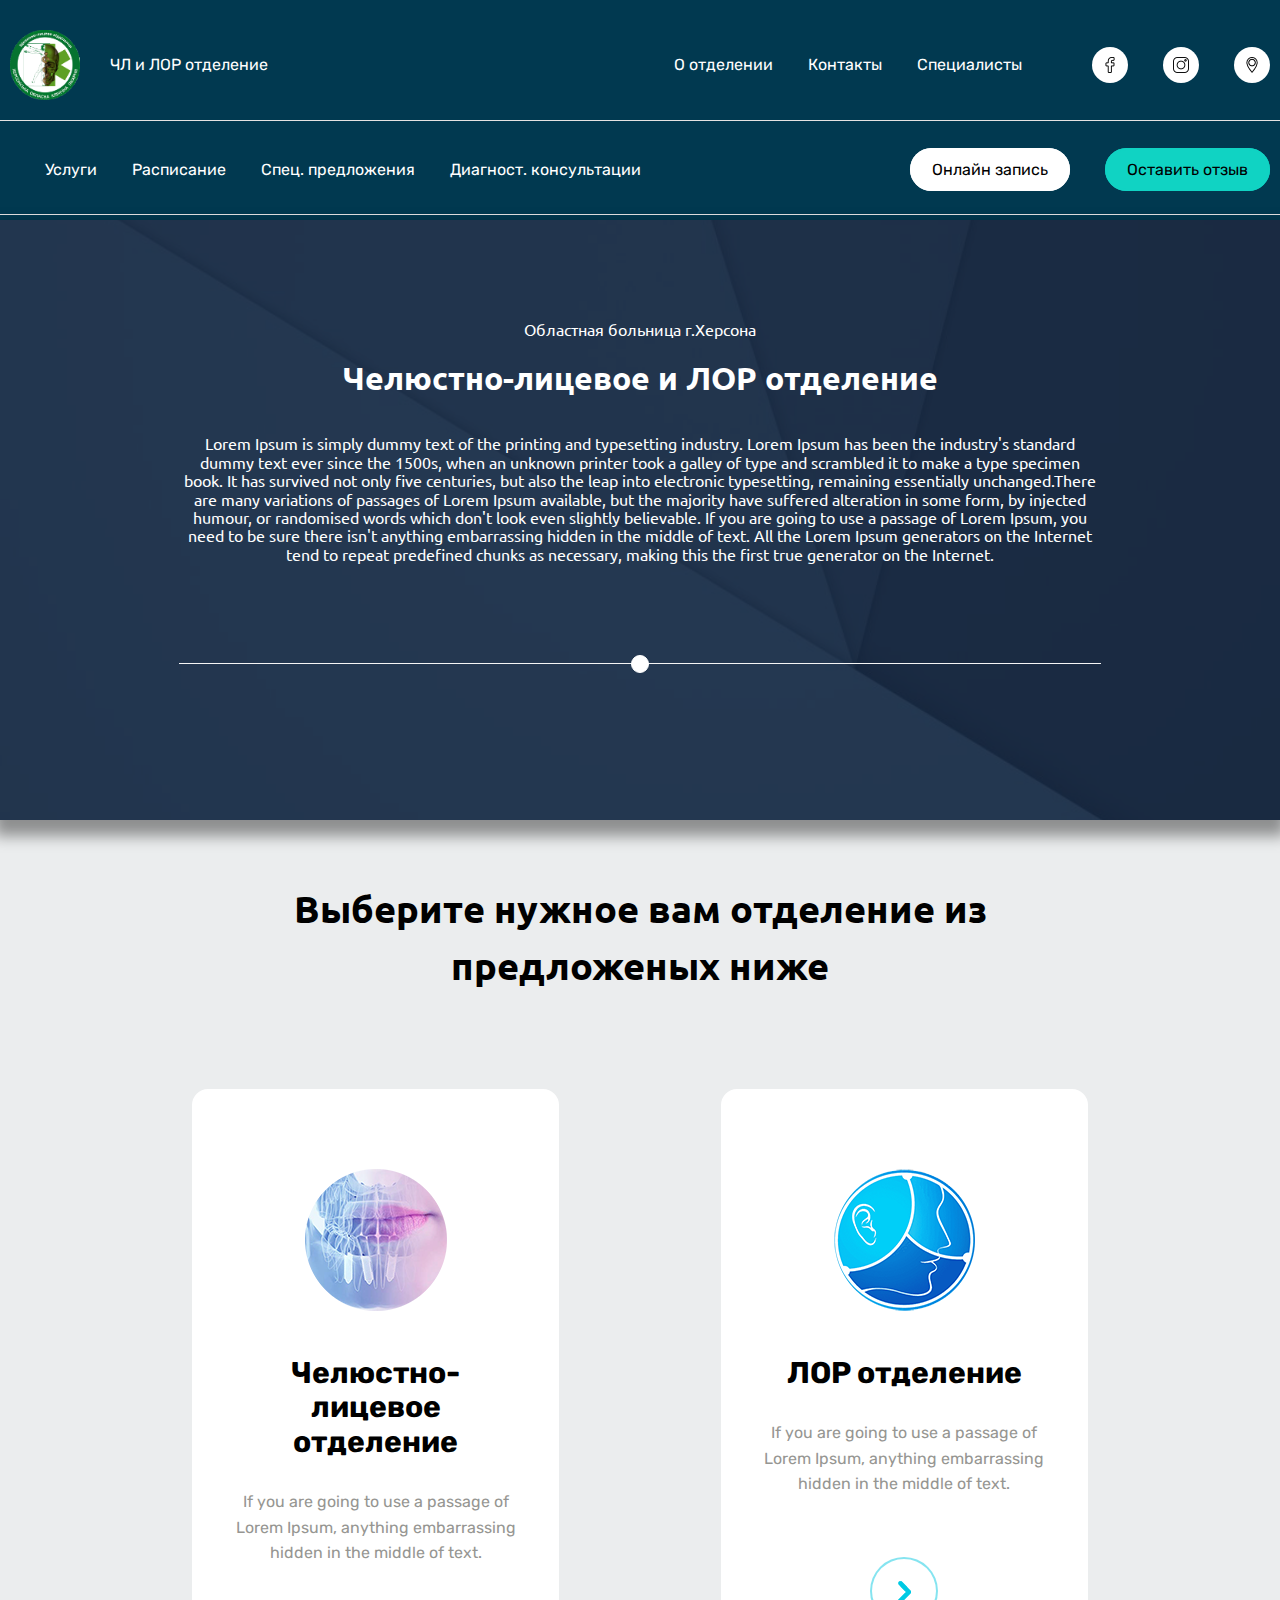
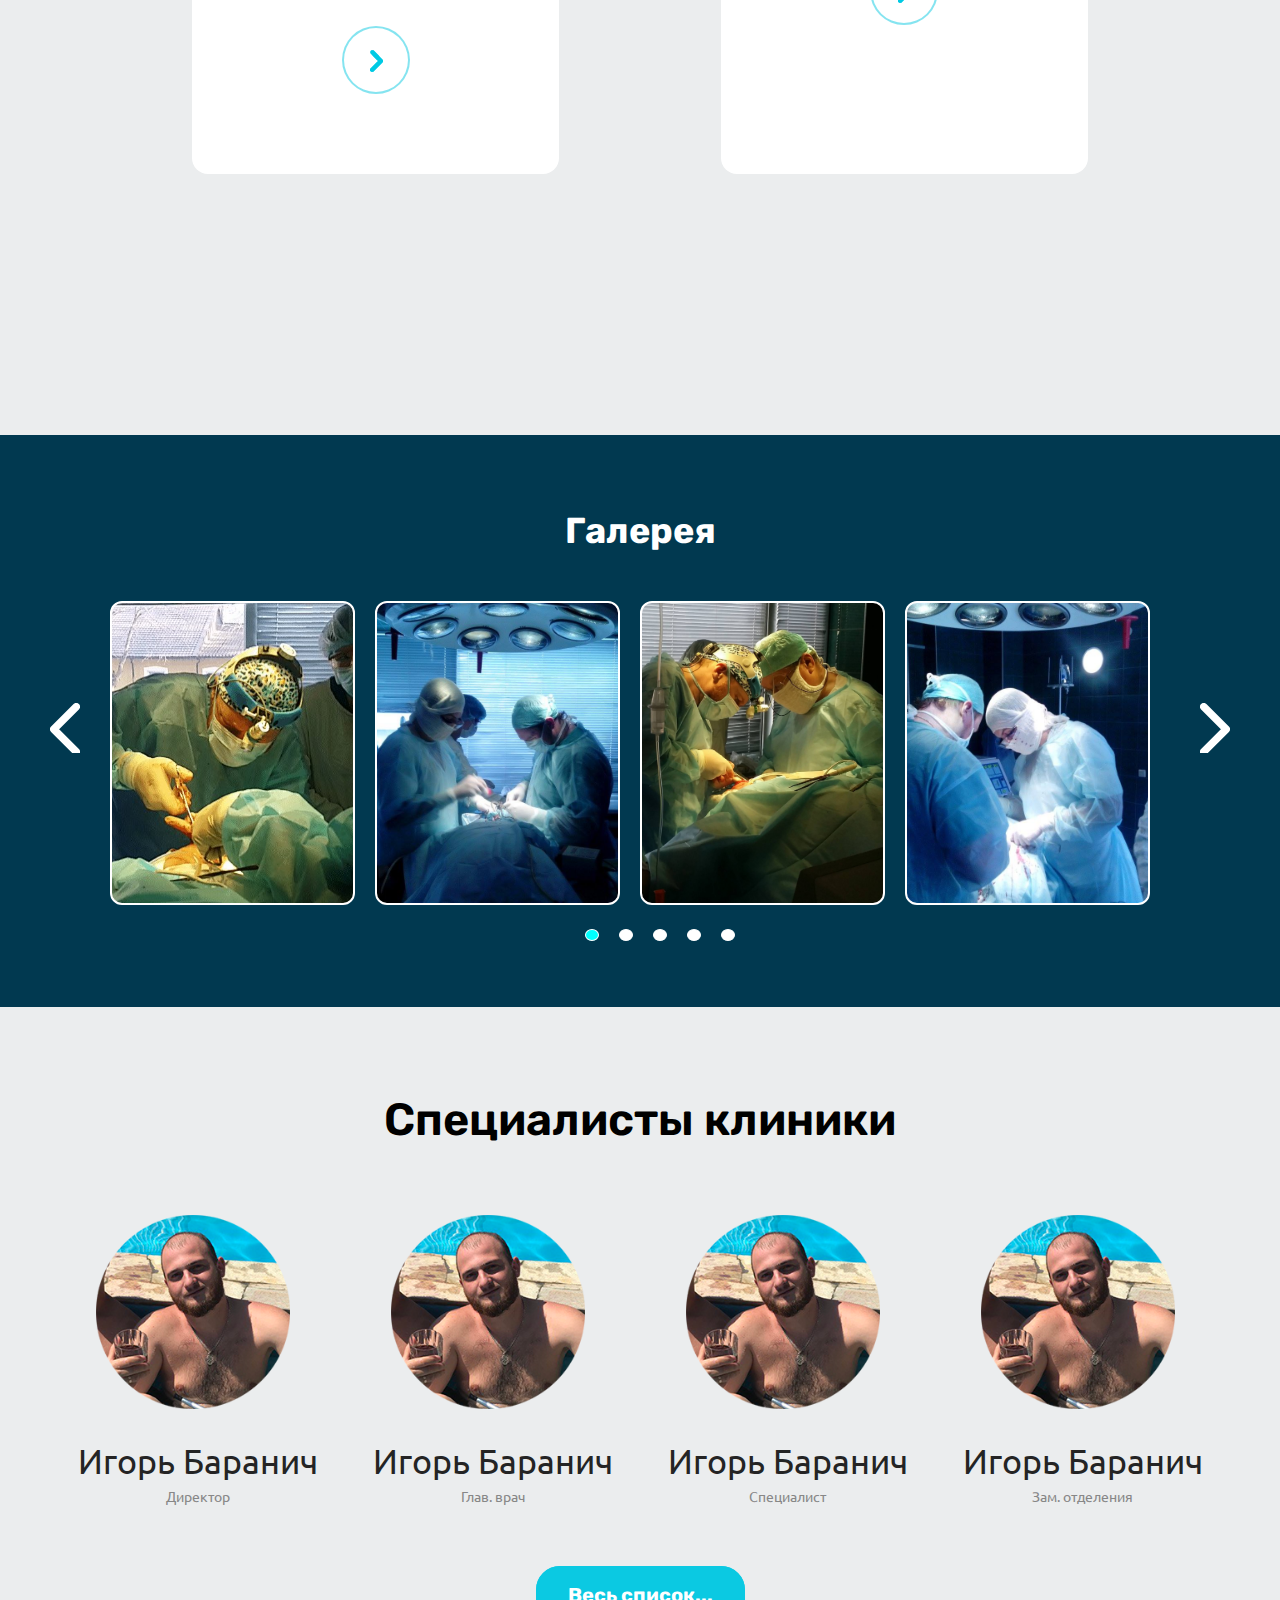
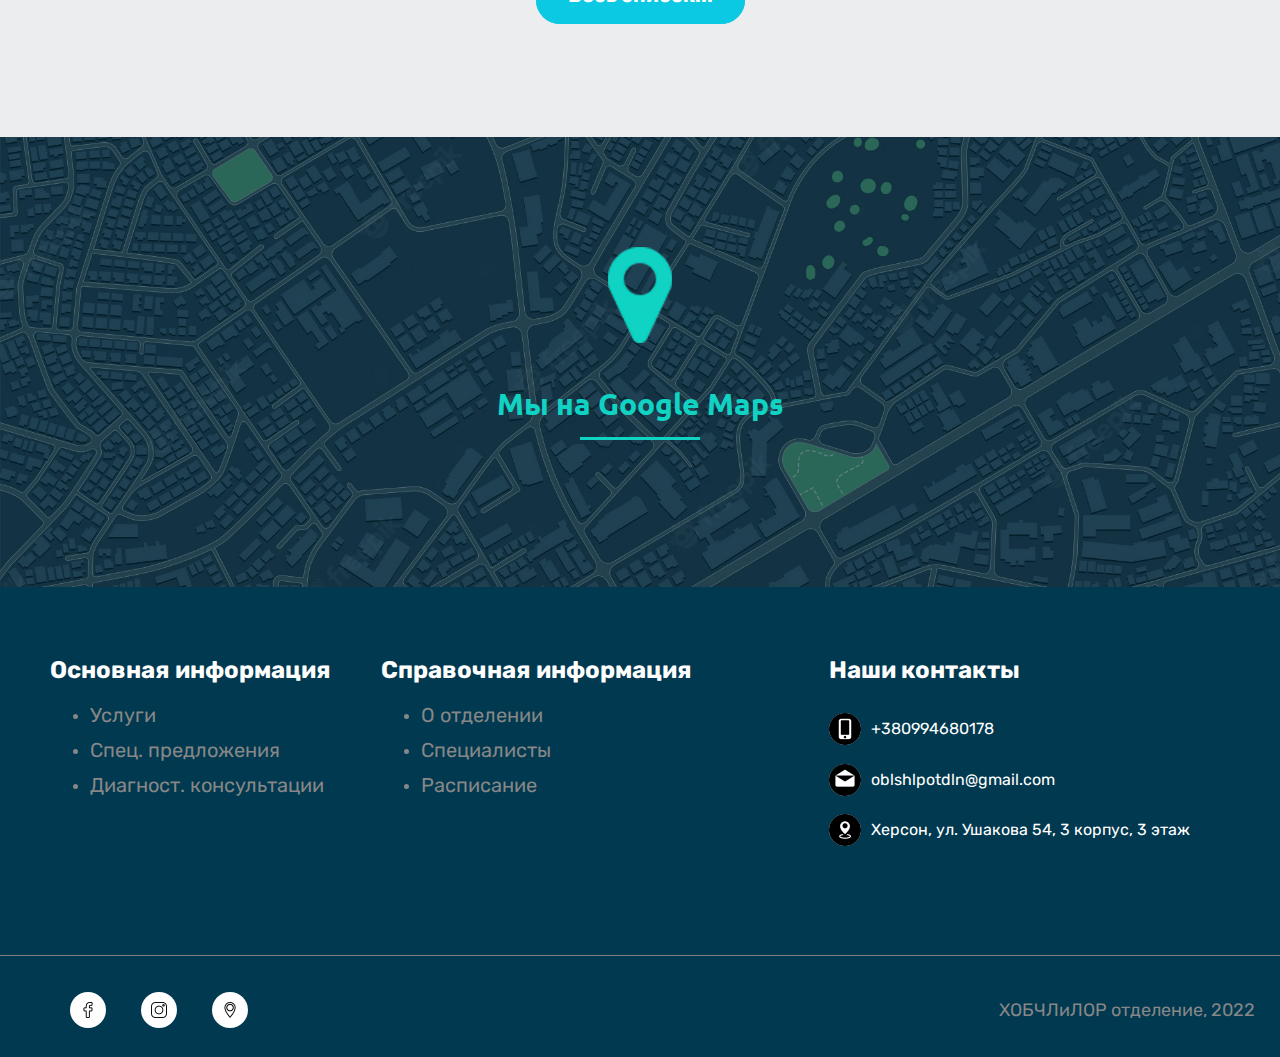
<file: index.html>
<!doctype html>
<html lang="en">

<head>
   <!-- Required meta tags -->
   <meta charset="utf-8">
   <meta name="viewport" content="width=device-width, initial-scale=1, shrink-to-fit=no">
   <link rel="stylesheet" href="css/normalise.css">
   <link rel="stylesheet" href="https://maxcdn.bootstrapcdn.com/font-awesome/4.7.0/css/font-awesome.min.css">
   <link rel="preconnect" href="https://fonts.googleapis.com">
   <link rel="preconnect" href="https://fonts.gstatic.com" crossorigin>
   <link
      href="https://fonts.googleapis.com/css2?family=Rubik:ital,wght@0,400;0,700;1,500&family=Ubuntu:wght@400;500;600;700&display=swap"
      rel="stylesheet">
   <link rel="stylesheet" href="css/style.css">


   <title>Vector</title>
</head>

<body>
   <div class="wrap">
      <header class="header">
         <div class="logo-wrap">
            <img class="img1" src="img/logo.png" alt="logo">
            <a href="index.html" class="name">ЧЛ и ЛОР отделение</a>
         </div>
         <nav>
            <ul class="nav-bar">
               <li class="nav-item">
                  <a href="info.html" class="nav-link">О отделении</a>
               </li>
               <li class="nav-item">
                  <a href="contacts.html" class="nav-link">Контакты</a>
               </li>
               <li class="nav-item">
                  <a href="specialists.html" class="nav-link">Специалисты</a>
               </li>
               <li class="nav-item nav-link1">
                  <a href="https://www.facebook.com/oleg.melnykov.7" class="l1"><img src="img/fc_icon.png"
                        alt="ico"></a>
               </li>
               <li class="nav-item nav-link2">
                  <a href="https://www.instagram.com/document_ks/" class="l2"><img src="img/inst_ico.png" alt="ico"></a>
               </li>
               <li class="nav-item nav-link3">
                  <a href="https://goo.gl/maps/KEZ9j1eXAizJKRjv6" class="l4"><img src="img/maps_ico.png" alt="ico"></a>
               </li>
            </ul>
         </nav>
      </header>
   </div>
   <div class="wrap-second">
      <div class="header-second">
         <nav>
            <ul class="main-nav-bar">
               <li class="main-nav-item lnks">
                  <a class="nav-link lnk">Услуги</a>
                  <div class="links">
                     <ul class="link-ul">
                        <li class="link-li"><a class="link-a" href="services.html">ЛОР Услуги</a></li>
                        <li class="link-li"><a class="link-a" href="/">ЧЛ Услуги</a></li>
                     </ul>
                  </div>
               </li>
               <li class="main-nav-item">
                  <a href="#" class="nav-link">Расписание</a>
               </li>
               <li class="main-nav-item">
                  <a href="#" class="nav-link">Спец. предложения</a>
               </li>
               <li class="main-nav-item">
                  <a href="#" class="nav-link">Диагност. консультации</a>
               </li>
            </ul>

         </nav>
         <nav>
            <ul class="main-nav-bar2">
               <li class="main-nav-item">
                  <a href="#" class="nav-btn">Онлайн запись</a>
               </li>
               <li class="main-nav-item">
                  <a href="#" class="nav-btn2">Оставить отзыв</a>
               </li>
            </ul>
         </nav>
      </div>
   </div>

   <section>
      <div class="wrapper">
         <div class="content">
            <span class="m1">Областная больница г.Херсона</span>
            <h1 class="m2">Челюстно-лицевое и ЛОР отделение</h1>
            <p class="m3">Lorem Ipsum is simply dummy text of the printing and typesetting industry. Lorem Ipsum has
               been the
               industry's standard dummy text ever since the 1500s, when an unknown printer took a galley of type and
               scrambled it to make a type specimen book. It has survived not only five centuries, but also the leap
               into electronic typesetting, remaining essentially unchanged.There are many variations of passages of
               Lorem Ipsum available, but the majority have suffered alteration in some form, by injected humour, or
               randomised words which don't look even slightly believable. If you are going to use a passage of Lorem
               Ipsum, you need to be sure there isn't anything embarrassing hidden in the middle of text. All the
               Lorem Ipsum generators on the Internet tend to repeat predefined chunks as necessary, making this the
               first true generator on the Internet.
            </p>
            <a class="btn-main">o</a>
         </div>
      </div>
   </section>

   <div class="choice-part">
      <div class="ch-wrapper">
         <div class="ch-title">
            <a>Выберите нужное вам отделение из предложеных ниже</a>
         </div>
         <div class="choice-form">
            <div class="ch-item">
               <img src="img/chelustno-licevaya-fortuna.png" alt="CHL-O">
               <p class="ch-item-title">
                  Челюстно-лицевое отделение
               </p>
               <p class="ch-item-desc">
                  If you are going to use a passage of Lorem
                  Ipsum, anything embarrassing hidden in the middle of text.
               </p>

               <a class="ch-item-btn" href="/">
                  <span class="ch-item-btn-text">Перейти</span>
                  <span class="ch-item-btn-ico"></span>
               </a>
            </div>
            <div class="ch-item">
               <img src="img/gratis-png-otorrinolaringologia-medicina-para-el-medico-adenoide-tsentr-thumbnail.png"
                  alt="LOR-O">
               <p class="ch-item-title">
                  ЛОР отделение
               </p>
               <p class="ch-item-desc">
                  If you are going to use a passage of Lorem
                  Ipsum, anything embarrassing hidden in the middle of text.
               </p>

               <a class="ch-item-btn" href="/">
                  <span class="ch-item-btn-text">Перейти</span>
                  <span class="ch-item-btn-ico"></span>
               </a>
            </div>
         </div>
      </div>
   </div>

   <div class="slide_wrapper">
      <h1>Галерея</h1>
      <div class="slider">
         <div class="slider__item" style="background-image: url(img/1.jpg)">
         </div>
         <div class="slider__item" style="background-image: url(img/2.jpg)">

         </div>
         <div class="slider__item" style="background-image: url(img/3.jpg)">
         </div>
         <div class="slider__item" style="background-image: url(img/4.jpg)">
         </div>
         <div class="slider__item" style="background-image: url(img/1.jpg)">
         </div>
      </div>
   </div>

   <div class="team-wrapper">
      <div class="team-list">
         <h2 class="team-title">Специалисты клиники</h2>
         <div class="team">
            <div class="team-item p1">
               <img src="img/worker.png" alt="people">
               <div class="name">Игорь Баранич</div>
               <span>Директор</span>
            </div>
            <div class="team-item p2">
               <img src="img/worker.png" alt="people">
               <div class="name">Игорь Баранич</div>
               <span>Глав. врач</span>
            </div>
            <div class="team-item p3">
               <img src="img/worker.png" alt="people">
               <div class="name">Игорь Баранич</div>
               <span>Специалист</span>
            </div>
            <div class="team-item p4">
               <img src="img/worker.png" alt="people">
               <div class="name">Игорь Баранич</div>
               <span>Зам. отделения</span>
            </div>

         </div>
         <div class="list-button"><a href="specialists.html">Весь список...</a></div>
      </div>
   </div>

   <div class="map-wrapper">
      <div class="map">
         <div class="map-img"><img src="img/map-icon2.png" alt="img">
         </div>
         <div class="map-txt">
            <a href="/" class="map-text">Мы на Google Maps</a>
         </div>
      </div>
   </div>

   <div class="footer-wrapper">
      <div class="footer">
         <div class="list-wrap">
            <div class="list1">
               <h2>Основная информация</h2>
               <ul class="info-list">
                  <li class="info-item">
                     <a href="/">Услуги</a>
                  </li>
                  <li class="info-item">
                     <a href="/">Спец. предложения</a>
                  </li>
                  <li class="info-item">
                     <a href="/">Диагност. консультации</a>
                  </li>
               </ul>
            </div>
            <div class="list2">
               <h2>Справочная информация</h2>
               <ul class="info-list">
                  <li class="info-item">
                     <a href="/">О отделении</a>
                  </li>
                  <li class="info-item">
                     <a href="/">Специалисты</a>
                  </li>
                  <li class="info-item">
                     <a href="/">Расписание</a>
                  </li>
               </ul>
            </div>
         </div>
         <div class="contact-list">
            <h2>Наши контакты</h2>
            <div class="number con-it">
               <div class="img-ft"><img src="img/icon-f-1.png" alt="number"></div>
               <p>+380994680178</p>

            </div>
            <div class="email con-it">
               <div class="img-ft"><img src="img/icon-f-2.png" alt="number"></div>
               <p>oblshlpotdln@gmail.com</p>

            </div>
            <div class="street con-it">
               <div class="img-ft"><img src="img/icon-f-3.png" alt="number"></div>
               <p>Херсон, ул. Ушакова 54, 3 корпус, 3 этаж</p>
            </div>
         </div>
      </div>
      <div class="footer-closer">
         <nav>
            <ul class="nav-footer">
               <li class="nav-item nav-link1">
                  <a href="https://www.facebook.com/oleg.melnykov.7" class="l1"><img src="img/fc_icon.png"
                        alt="ico"></a>
               </li>
               <li class="nav-item nav-link2">
                  <a href="https://www.instagram.com/document_ks/" class="l2"><img src="img/inst_ico.png" alt="ico"></a>
               </li>
               <li class="nav-item nav-link3">
                  <a href="https://goo.gl/maps/KEZ9j1eXAizJKRjv6" class="l4"><img src="img/maps_ico.png" alt="ico"></a>
               </li>
            </ul>
         </nav>
         <p>ХОБЧЛиЛОР отделение, 2022</p>
      </div>
   </div>
</body>

<script src="https://code.jquery.com/jquery-3.6.0.min.js"></script>
<script src="js/slick.min.js"></script>
<script src="js/main.js"></script>



</html>
</file>
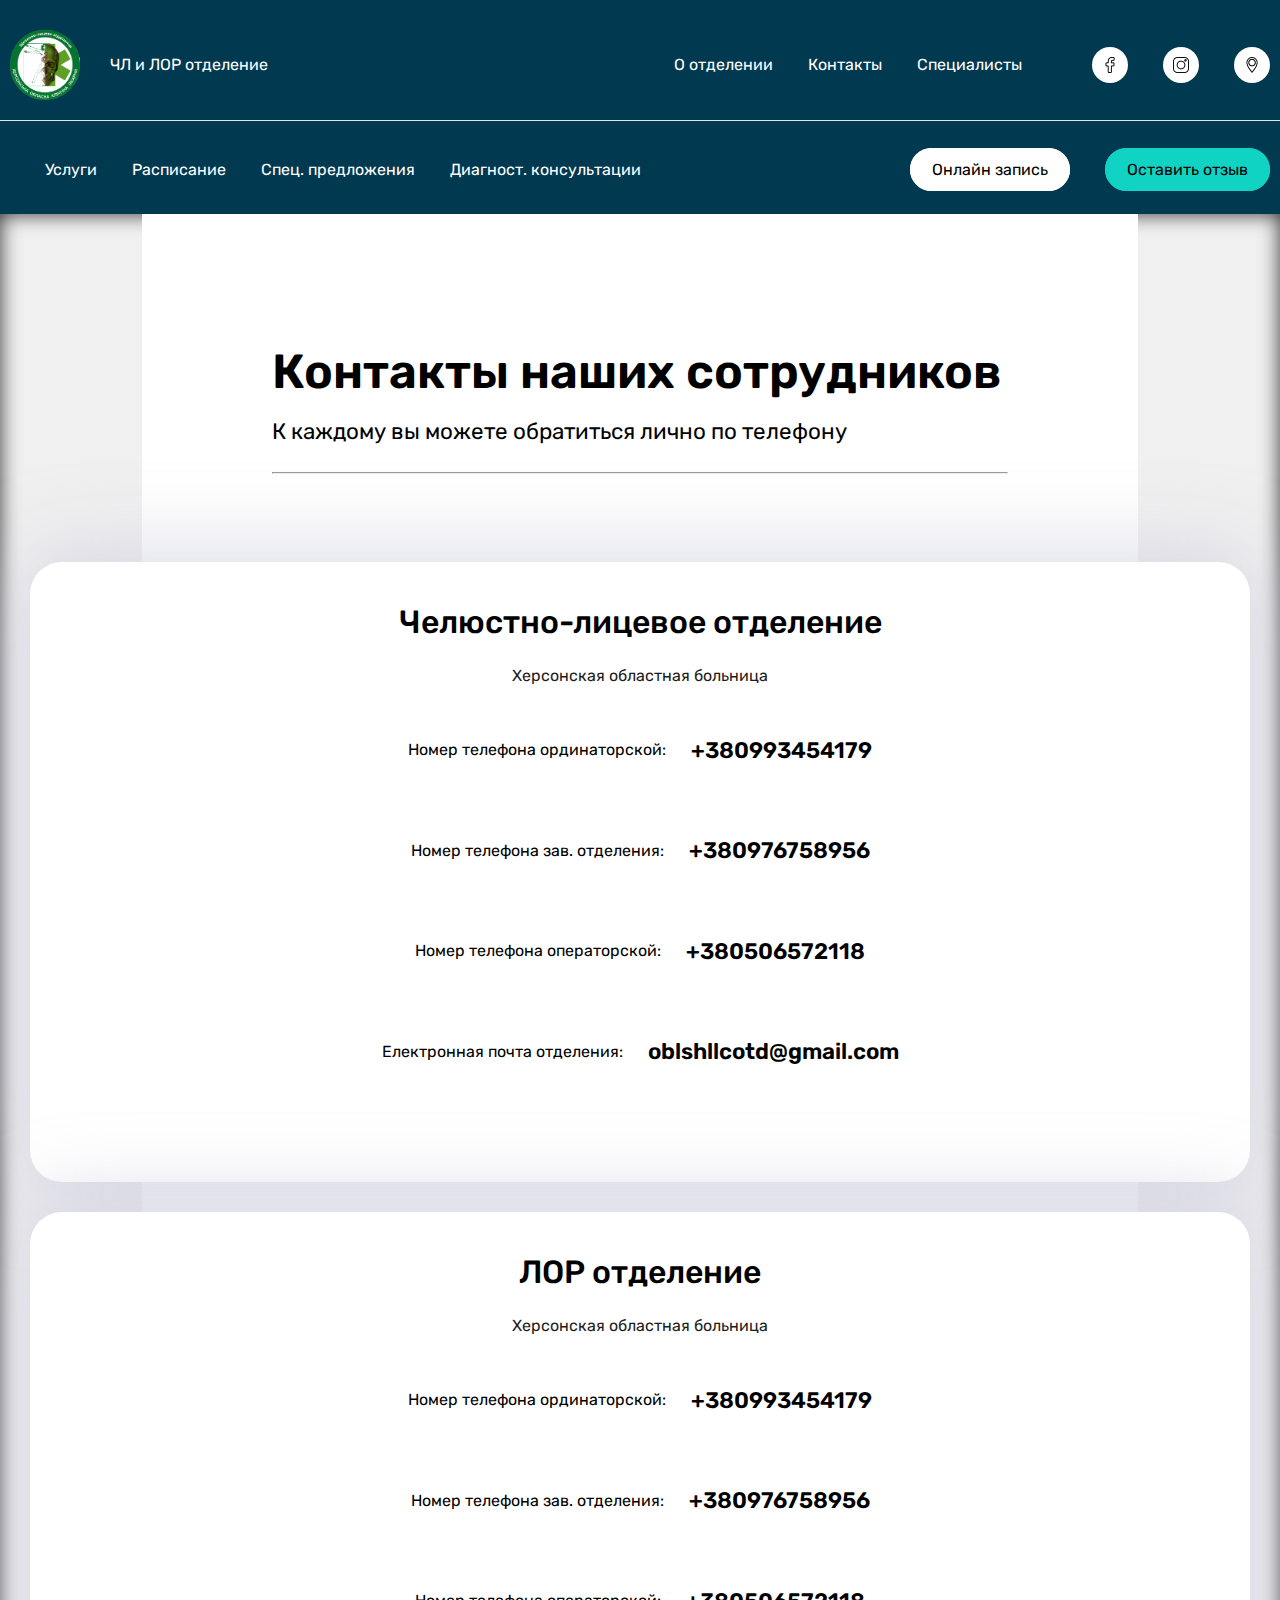
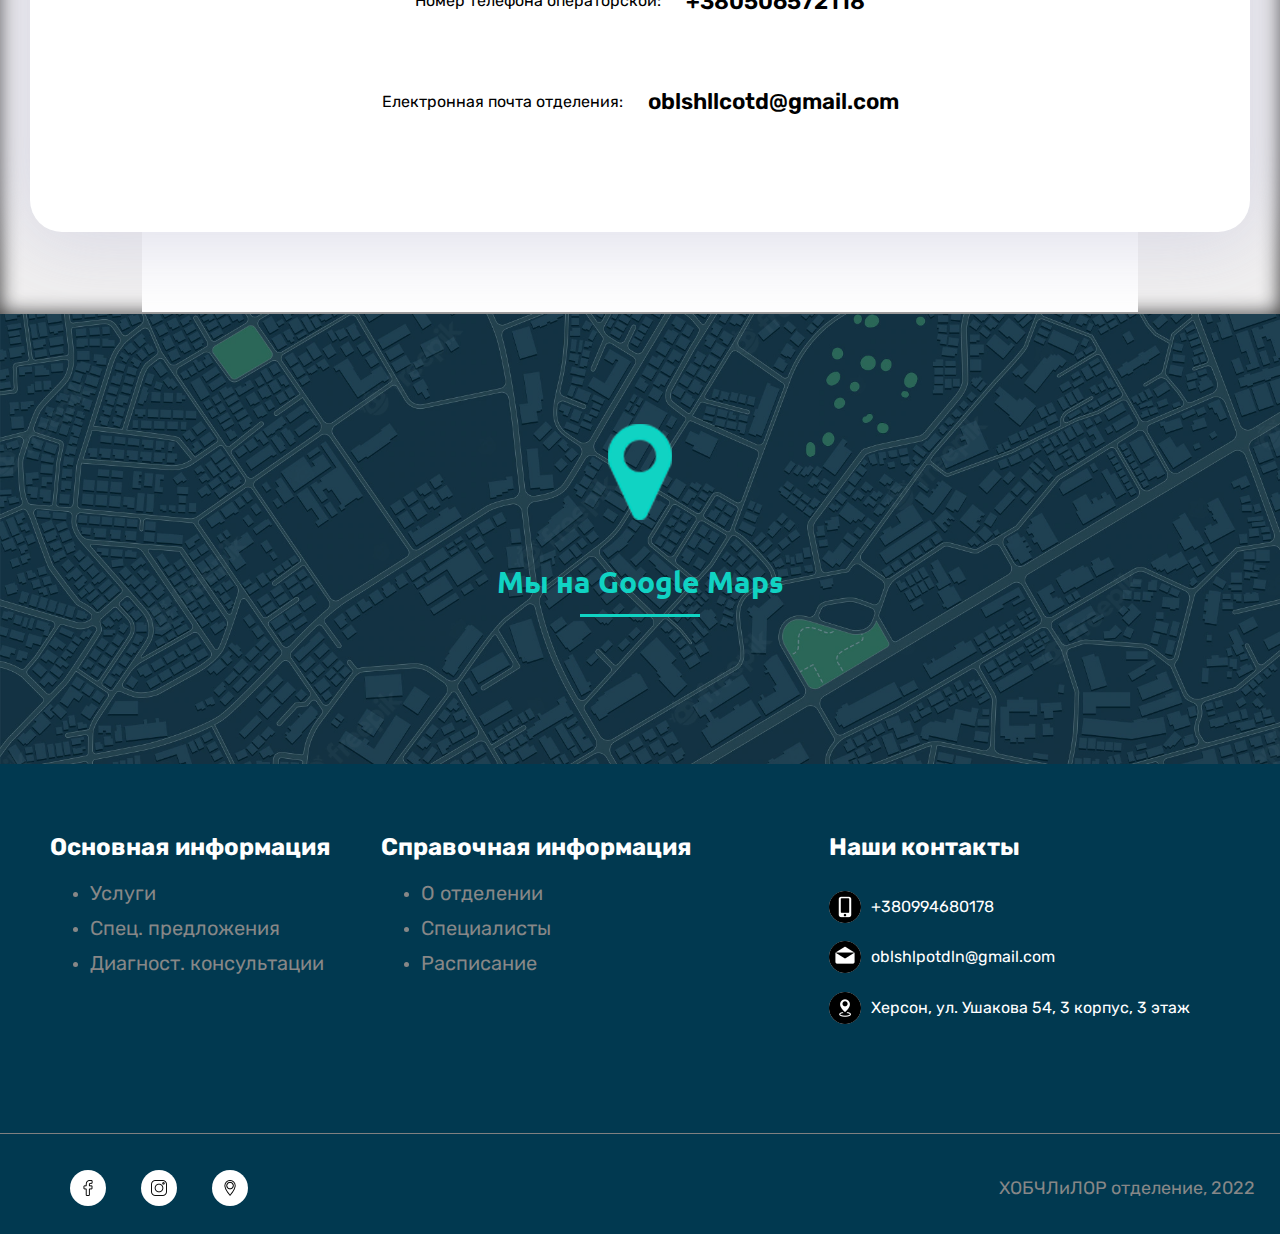
<file: contacts.html>
<!doctype html>
<html lang="en">

<head>
   <!-- Required meta tags -->
   <meta charset="utf-8">
   <meta name="viewport" content="width=device-width, initial-scale=1, shrink-to-fit=no">
   <link rel="stylesheet" href="css/normalise.css">
   <link rel="stylesheet" href="https://maxcdn.bootstrapcdn.com/font-awesome/4.7.0/css/font-awesome.min.css">
   <link rel="preconnect" href="https://fonts.googleapis.com">
   <link rel="preconnect" href="https://fonts.gstatic.com" crossorigin>
   <link
      href="https://fonts.googleapis.com/css2?family=Rubik:ital,wght@0,400;0,700;1,500&family=Ubuntu:wght@400;500;600;700&display=swap"
      rel="stylesheet">
   <link rel="stylesheet" href="css/style_c.css">


   <title>Vector</title>
</head>

<body>
   <div class="wrap">
      <header class="header">
         <div class="logo-wrap">
            <img class="img1" src="img/logo.png" alt="logo">
            <a href="index.html" class="name">ЧЛ и ЛОР отделение</a>
         </div>
         <nav>
            <ul class="nav-bar">
               <li class="nav-item">
                  <a href="info.html" class="nav-link">О отделении</a>
               </li>
               <li class="nav-item">
                  <a href="contacts.html" class="nav-link">Контакты</a>
               </li>
               <li class="nav-item">
                  <a href="specialists.html" class="nav-link">Специалисты</a>
               </li>
               <li class="nav-item nav-link1">
                  <a href="https://www.facebook.com/oleg.melnykov.7" class="l1"><img src="img/fc_icon.png"
                        alt="ico"></a>
               </li>
               <li class="nav-item nav-link2">
                  <a href="https://www.instagram.com/document_ks/" class="l2"><img src="img/inst_ico.png" alt="ico"></a>
               </li>
               <li class="nav-item nav-link3">
                  <a href="https://goo.gl/maps/KEZ9j1eXAizJKRjv6" class="l4"><img src="img/maps_ico.png" alt="ico"></a>
               </li>
            </ul>
         </nav>
      </header>
   </div>
   <div class="wrap-second">
      <div class="header-second">
         <nav>
            <ul class="main-nav-bar">
               <li class="main-nav-item">
                  <a href="#" class="nav-link">Услуги</a>
               </li>
               <li class="main-nav-item">
                  <a href="#" class="nav-link">Расписание</a>
               </li>
               <li class="main-nav-item">
                  <a href="#" class="nav-link">Спец. предложения</a>
               </li>
               <li class="main-nav-item">
                  <a href="#" class="nav-link">Диагност. консультации</a>
               </li>
            </ul>

         </nav>
         <nav>
            <ul class="main-nav-bar2">
               <li class="main-nav-item">
                  <a href="#" class="nav-btn">Онлайн запись</a>
               </li>
               <li class="main-nav-item">
                  <a href="#" class="nav-btn2">Оставить отзыв</a>
               </li>
            </ul>
         </nav>
      </div>
   </div>

   <div class="contact-wrapper">
      <div class="table">
         <div class="table-header">
            <h2>Контакты наших сотрудников</h2>
            <p>К каждому вы можете обратиться лично по телефону</p>
            <hr>
         </div>
         <div class="price-tags">
            <div class="price-tag">
               <h2>Челюстно-лицевое отделение</h2>
               <span>Херсонская областная больница</span>
               <div class="contact-item">
                  <p>Номер телефона ординаторской:</p>
                  <h3>+380993454179</h3>
               </div>
               <div class="contact-item">
                  <p>Номер телефона зав. отделения:</p>
                  <h3>+380976758956</h3>
               </div>
               <div class="contact-item">
                  <p>Номер телефона операторской:</p>
                  <h3>+380506572118</h3>
               </div>
               <div class="contact-item">
                  <p>Електронная почта отделения:</p>
                  <h3>oblshllcotd@gmail.com</h3>
               </div>
            </div>
            <div class="price-tag">
               <h2>ЛОР отделение</h2>
               <span>Херсонская областная больница</span>
               <div class="contact-item">
                  <p>Номер телефона ординаторской:</p>
                  <h3>+380993454179</h3>
               </div>
               <div class="contact-item">
                  <p>Номер телефона зав. отделения:</p>
                  <h3>+380976758956</h3>
               </div>
               <div class="contact-item">
                  <p>Номер телефона операторской:</p>
                  <h3>+380506572118</h3>
               </div>
               <div class="contact-item">
                  <p>Електронная почта отделения:</p>
                  <h3>oblshllcotd@gmail.com</h3>
               </div>
            </div>
         </div>
      </div>
   </div>

   <div class="map-wrapper">
      <div class="map">
         <div class="map-img"><img src="img/map-icon2.png" alt="img">
         </div>
         <div class="map-txt">
            <a href="/" class="map-text">Мы на Google Maps</a>
         </div>
      </div>
   </div>

   <div class="footer-wrapper">
      <div class="footer">
         <div class="list-wrap">
            <div class="list1">
               <h2>Основная информация</h2>
               <ul class="info-list">
                  <li class="info-item">
                     <a href="/">Услуги</a>
                  </li>
                  <li class="info-item">
                     <a href="/">Спец. предложения</a>
                  </li>
                  <li class="info-item">
                     <a href="/">Диагност. консультации</a>
                  </li>
               </ul>
            </div>
            <div class="list2">
               <h2>Справочная информация</h2>
               <ul class="info-list">
                  <li class="info-item">
                     <a href="/">О отделении</a>
                  </li>
                  <li class="info-item">
                     <a href="/">Специалисты</a>
                  </li>
                  <li class="info-item">
                     <a href="/">Расписание</a>
                  </li>
               </ul>
            </div>
         </div>
         <div class="contact-list">
            <h2>Наши контакты</h2>
            <div class="number con-it">
               <div class="img-ft"><img src="img/icon-f-1.png" alt="number"></div>
               <p>+380994680178</p>

            </div>
            <div class="email con-it">
               <div class="img-ft"><img src="img/icon-f-2.png" alt="number"></div>
               <p>oblshlpotdln@gmail.com</p>

            </div>
            <div class="street con-it">
               <div class="img-ft"><img src="img/icon-f-3.png" alt="number"></div>
               <p>Херсон, ул. Ушакова 54, 3 корпус, 3 этаж</p>
            </div>
         </div>
      </div>
      <div class="footer-closer">
         <nav>
            <ul class="nav-footer">
               <li class="nav-item nav-link1">
                  <a href="https://www.facebook.com/oleg.melnykov.7" class="l1"><img src="img/fc_icon.png"
                        alt="ico"></a>
               </li>
               <li class="nav-item nav-link2">
                  <a href="https://www.instagram.com/document_ks/" class="l2"><img src="img/inst_ico.png" alt="ico"></a>
               </li>
               <li class="nav-item nav-link3">
                  <a href="https://goo.gl/maps/KEZ9j1eXAizJKRjv6" class="l4"><img src="img/maps_ico.png" alt="ico"></a>
               </li>
            </ul>
         </nav>
         <p>ХОБЧЛиЛОР отделение, 2022</p>
      </div>
   </div>
</body>

<script src="https://code.jquery.com/jquery-3.6.0.min.js"></script>
<script src="js/slick.min.js"></script>
<script src="js/main.js"></script>



</html>
</file>
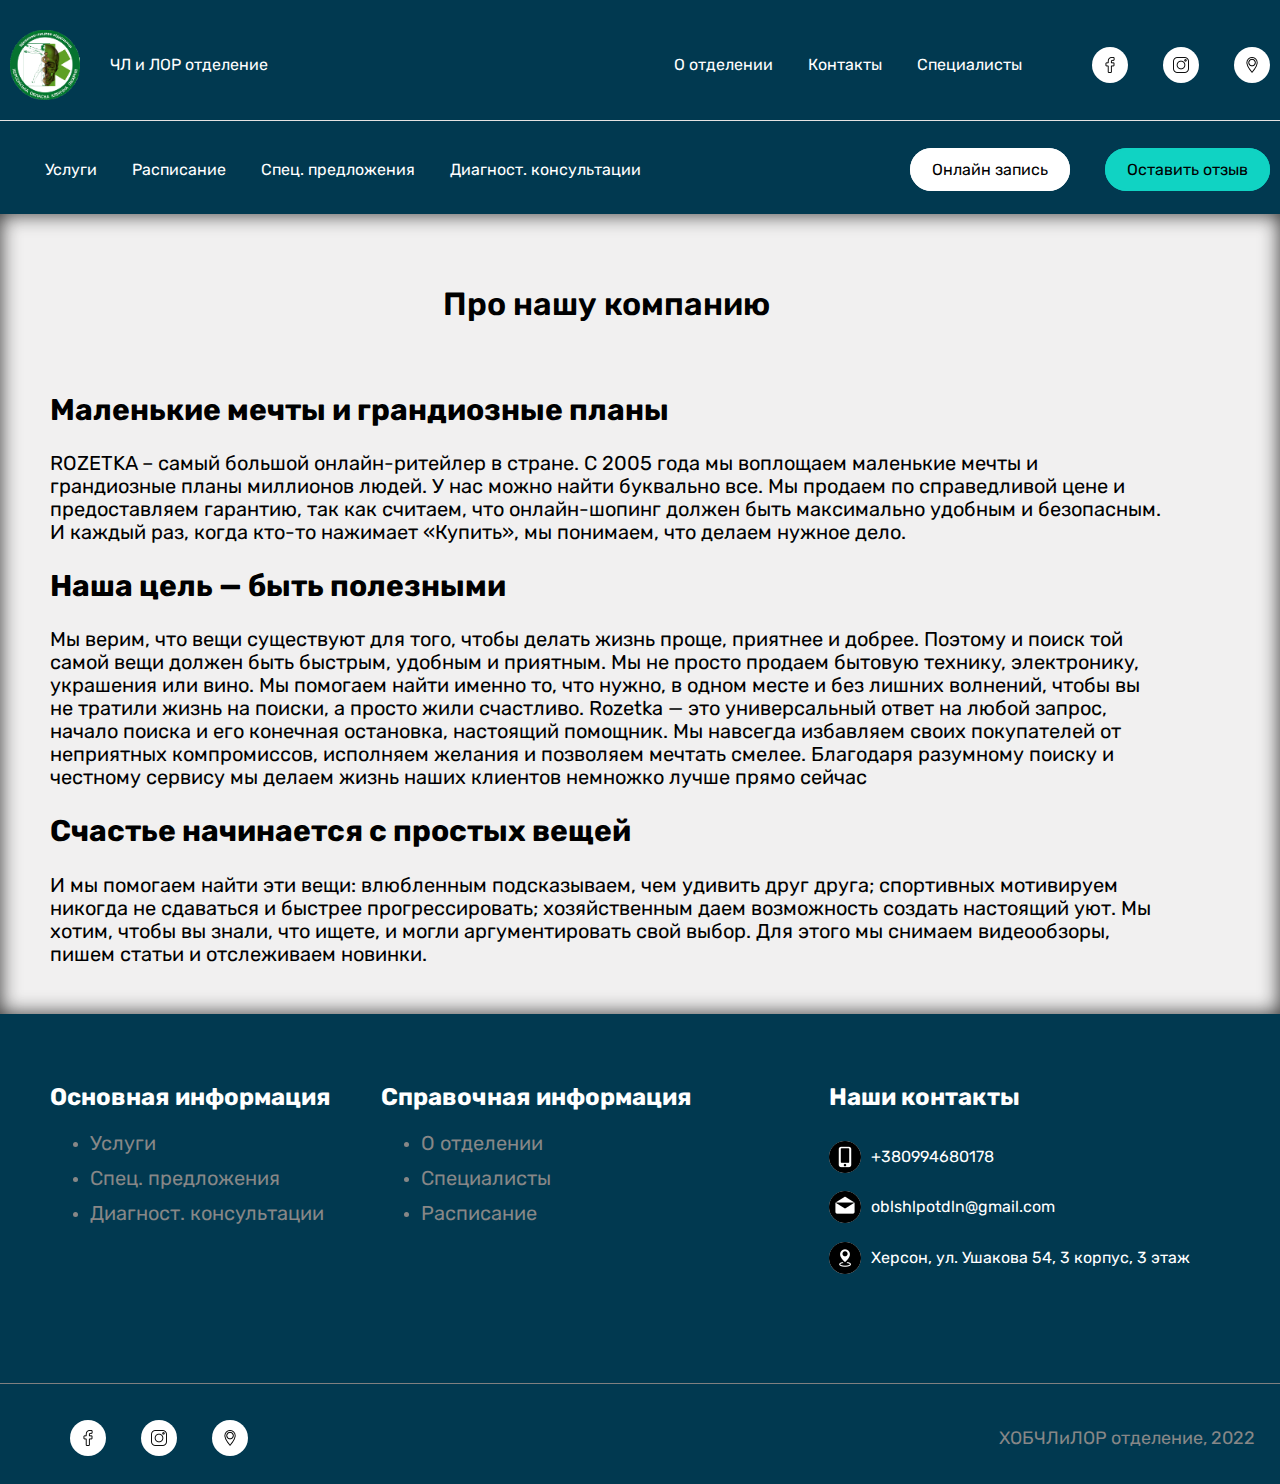
<file: info.html>
<!doctype html>
<html lang="en">

<head>
   <!-- Required meta tags -->
   <meta charset="utf-8">
   <meta name="viewport" content="width=device-width, initial-scale=1, shrink-to-fit=no">
   <link rel="stylesheet" href="css/normalise.css">
   <link rel="stylesheet" href="https://maxcdn.bootstrapcdn.com/font-awesome/4.7.0/css/font-awesome.min.css">
   <link rel="preconnect" href="https://fonts.googleapis.com">
   <link rel="preconnect" href="https://fonts.gstatic.com" crossorigin>
   <link
      href="https://fonts.googleapis.com/css2?family=Rubik:ital,wght@0,400;0,700;1,500&family=Ubuntu:wght@400;500;600;700&display=swap"
      rel="stylesheet">
   <link rel="stylesheet" href="css/style_i.css">


   <title>Vector</title>
</head>

<body>
   <div class="wrap">
      <header class="header">
         <div class="logo-wrap">
            <img class="img1" src="img/logo.png" alt="logo">
            <a href="index.html" class="name">ЧЛ и ЛОР отделение</a>
         </div>
         <nav>
            <ul class="nav-bar">
               <li class="nav-item">
                  <a href="info.html" class="nav-link">О отделении</a>
               </li>
               <li class="nav-item">
                  <a href="contacts.html" class="nav-link">Контакты</a>
               </li>
               <li class="nav-item">
                  <a href="specialists.html" class="nav-link">Специалисты</a>
               </li>
               <li class="nav-item nav-link1">
                  <a href="https://www.facebook.com/oleg.melnykov.7" class="l1"><img src="img/fc_icon.png"
                        alt="ico"></a>
               </li>
               <li class="nav-item nav-link2">
                  <a href="https://www.instagram.com/document_ks/" class="l2"><img src="img/inst_ico.png" alt="ico"></a>
               </li>
               <li class="nav-item nav-link3">
                  <a href="https://goo.gl/maps/KEZ9j1eXAizJKRjv6" class="l4"><img src="img/maps_ico.png" alt="ico"></a>
               </li>
            </ul>
         </nav>
      </header>
   </div>
   <div class="wrap-second">
      <div class="header-second">
         <nav>
            <ul class="main-nav-bar">
               <li class="main-nav-item">
                  <a href="#" class="nav-link">Услуги</a>
               </li>
               <li class="main-nav-item">
                  <a href="#" class="nav-link">Расписание</a>
               </li>
               <li class="main-nav-item">
                  <a href="#" class="nav-link">Спец. предложения</a>
               </li>
               <li class="main-nav-item">
                  <a href="#" class="nav-link">Диагност. консультации</a>
               </li>
            </ul>

         </nav>
         <nav>
            <ul class="main-nav-bar2">
               <li class="main-nav-item">
                  <a href="#" class="nav-btn">Онлайн запись</a>
               </li>
               <li class="main-nav-item">
                  <a href="#" class="nav-btn2">Оставить отзыв</a>
               </li>
            </ul>
         </nav>
      </div>
   </div>

   <div class="info-wrapper">
      <div class="txt">
         <div class="text">
            <h1>Про нашу компанию</h1>
            <h2>Маленькие мечты и грандиозные планы</h2>
            <p>ROZETKA – самый большой онлайн-ритейлер в стране. С 2005 года мы воплощаем маленькие мечты и
               грандиозные
               планы миллионов людей. У нас можно найти буквально все. Мы продаем по справедливой цене и
               предоставляем
               гарантию, так как считаем, что онлайн-шопинг должен быть максимально удобным и безопасным. И каждый
               раз,
               когда кто-то нажимает «Купить», мы понимаем, что делаем нужное дело.</p>
            <h2>Наша цель — быть полезными</h2>
            <p>Мы верим, что вещи существуют для того, чтобы делать жизнь проще, приятнее и добрее. Поэтому и поиск
               той
               самой вещи должен быть быстрым, удобным и приятным. Мы не просто продаем бытовую технику, электронику,
               украшения или вино. Мы помогаем найти именно то, что нужно, в одном месте и без лишних волнений, чтобы
               вы
               не тратили жизнь на поиски, а просто жили счастливо. Rozetka — это универсальный ответ на любой
               запрос,
               начало поиска и его конечная остановка, настоящий помощник. Мы навсегда избавляем своих покупателей от
               неприятных компромиссов, исполняем желания и позволяем мечтать смелее. Благодаря разумному поиску и
               честному сервису мы делаем жизнь наших клиентов немножко лучше прямо сейчас</p>
            <h2>Счастье начинается с простых вещей</h2>
            <p>И мы помогаем найти эти вещи: влюбленным подсказываем, чем удивить друг друга; спортивных мотивируем
               никогда не сдаваться и быстрее прогрессировать; хозяйственным даем возможность создать настоящий уют.
               Мы
               хотим, чтобы вы знали, что ищете, и могли аргументировать свой выбор. Для этого мы снимаем
               видеообзоры,
               пишем статьи и отслеживаем новинки.</p>
         </div>
      </div>
   </div>

   <div class="footer-wrapper">
      <div class="footer">
         <div class="list-wrap">
            <div class="list1">
               <h2>Основная информация</h2>
               <ul class="info-list">
                  <li class="info-item">
                     <a href="/">Услуги</a>
                  </li>
                  <li class="info-item">
                     <a href="/">Спец. предложения</a>
                  </li>
                  <li class="info-item">
                     <a href="/">Диагност. консультации</a>
                  </li>
               </ul>
            </div>
            <div class="list2">
               <h2>Справочная информация</h2>
               <ul class="info-list">
                  <li class="info-item">
                     <a href="/">О отделении</a>
                  </li>
                  <li class="info-item">
                     <a href="/">Специалисты</a>
                  </li>
                  <li class="info-item">
                     <a href="/">Расписание</a>
                  </li>
               </ul>
            </div>
         </div>
         <div class="contact-list">
            <h2>Наши контакты</h2>
            <div class="number con-it">
               <div class="img-ft"><img src="img/icon-f-1.png" alt="number"></div>
               <p>+380994680178</p>

            </div>
            <div class="email con-it">
               <div class="img-ft"><img src="img/icon-f-2.png" alt="number"></div>
               <p>oblshlpotdln@gmail.com</p>

            </div>
            <div class="street con-it">
               <div class="img-ft"><img src="img/icon-f-3.png" alt="number"></div>
               <p>Херсон, ул. Ушакова 54, 3 корпус, 3 этаж</p>
            </div>
         </div>
      </div>
      <div class="footer-closer">
         <nav>
            <ul class="nav-footer">
               <li class="nav-item nav-link1">
                  <a href="https://www.facebook.com/oleg.melnykov.7" class="l1"><img src="img/fc_icon.png"
                        alt="ico"></a>
               </li>
               <li class="nav-item nav-link2">
                  <a href="https://www.instagram.com/document_ks/" class="l2"><img src="img/inst_ico.png" alt="ico"></a>
               </li>
               <li class="nav-item nav-link3">
                  <a href="https://goo.gl/maps/KEZ9j1eXAizJKRjv6" class="l4"><img src="img/maps_ico.png" alt="ico"></a>
               </li>
            </ul>
         </nav>
         <p>ХОБЧЛиЛОР отделение, 2022</p>
      </div>
   </div>
</body>

<script src="https://code.jquery.com/jquery-3.6.0.min.js"></script>
<script src="js/slick.min.js"></script>
<script src="js/main.js"></script>



</html>
</file>
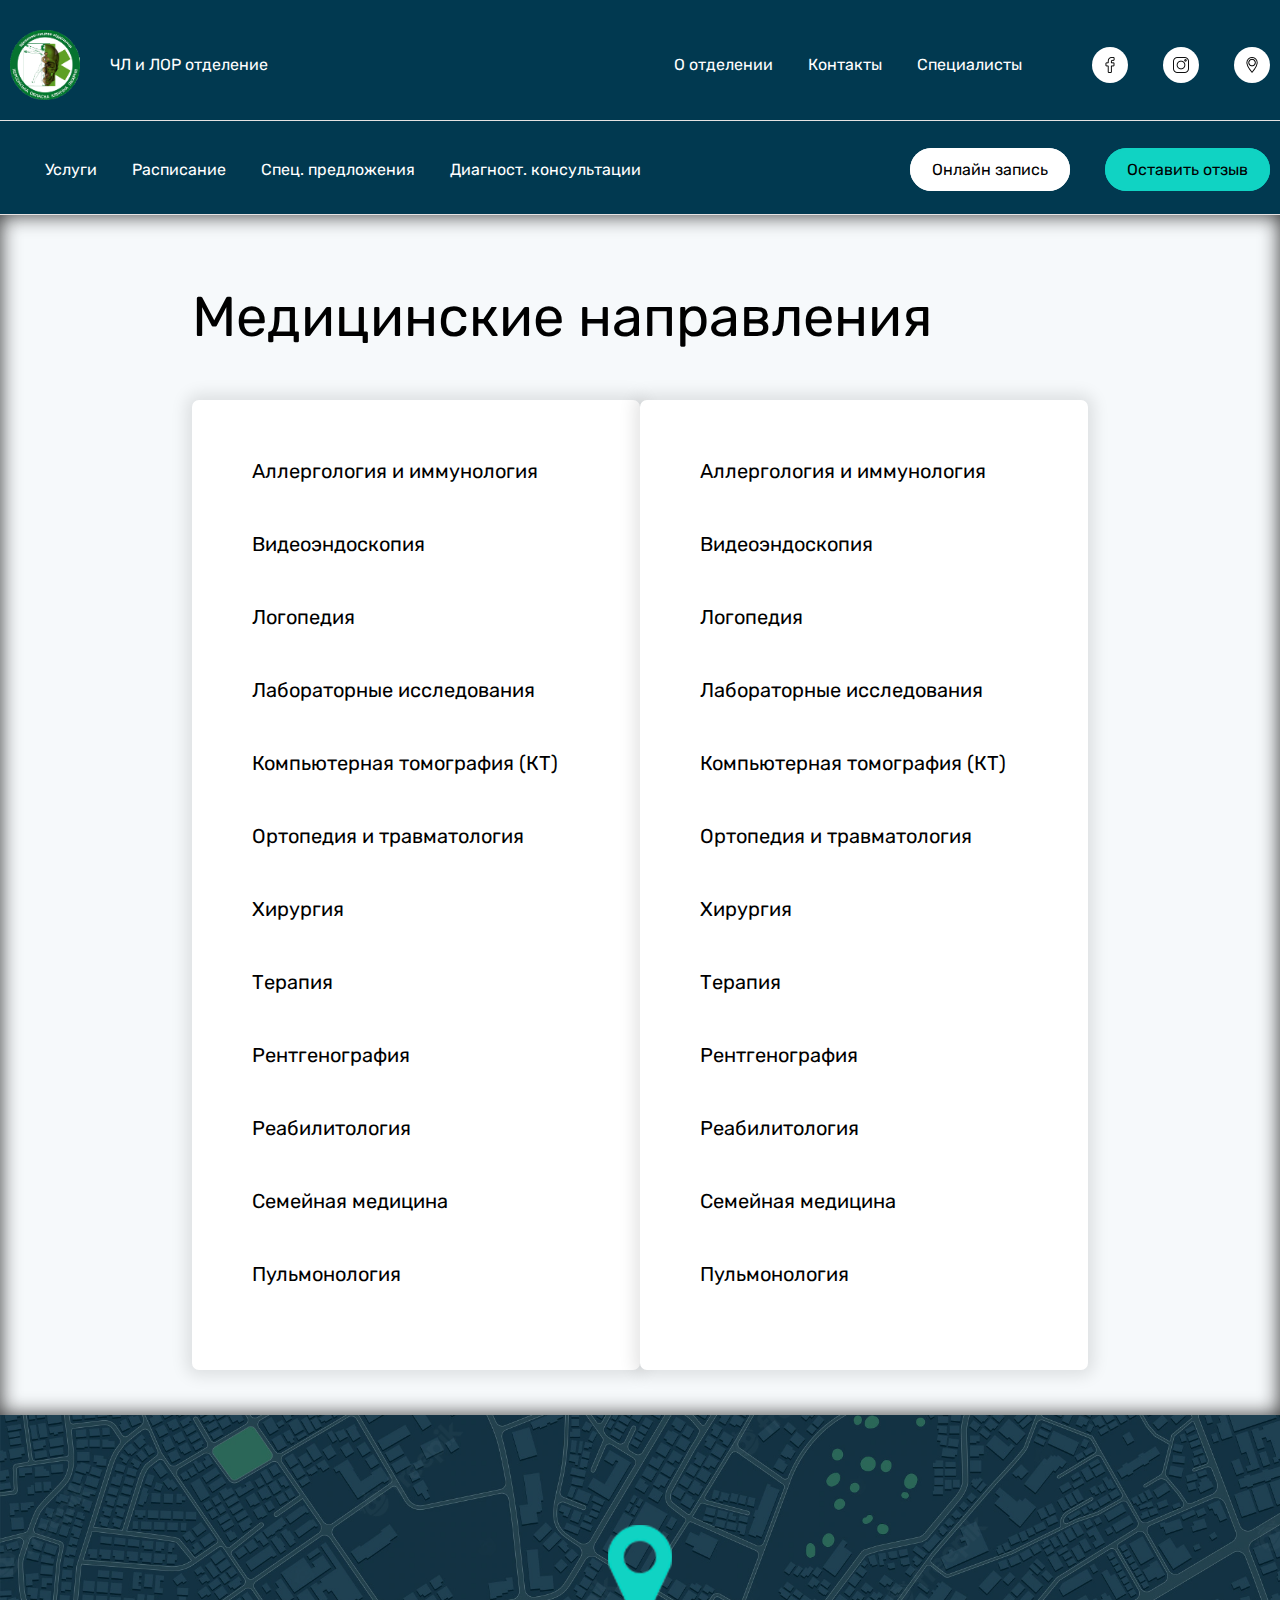
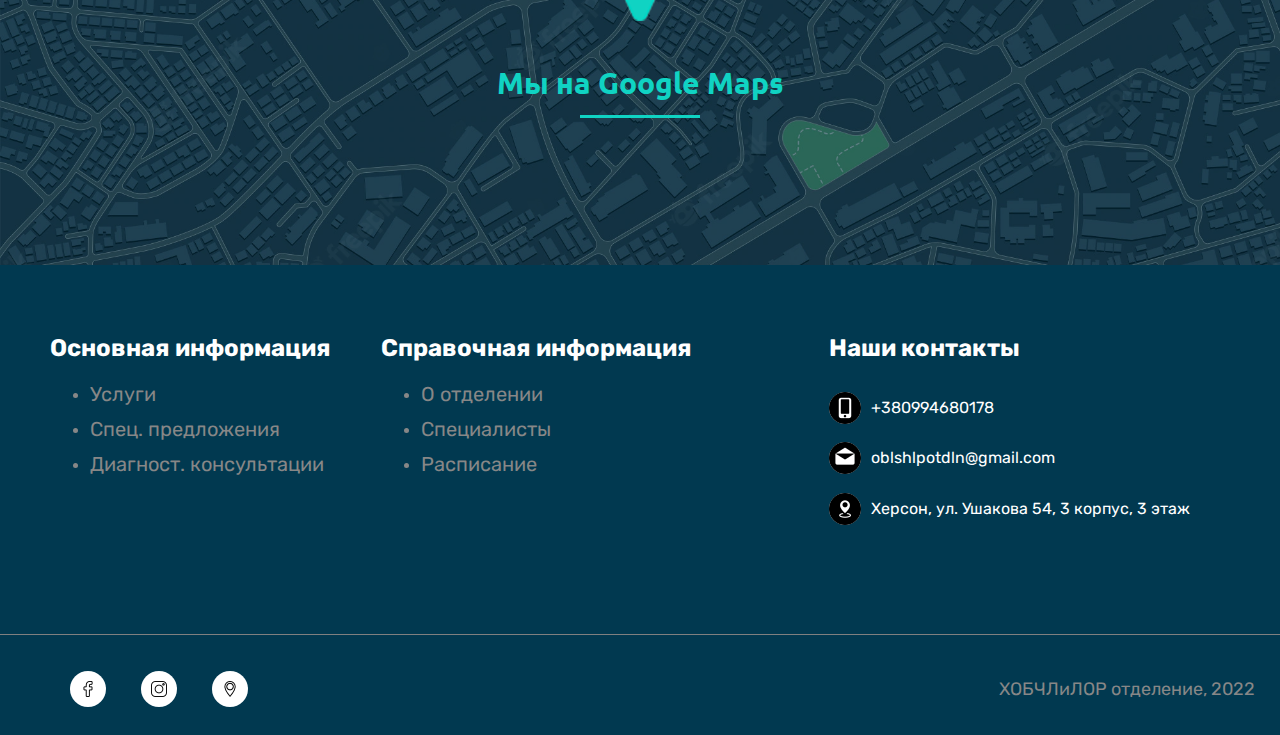
<file: services.html>
<!doctype html>
<html lang="en">

<head>
   <!-- Required meta tags -->
   <meta charset="utf-8">
   <meta name="viewport" content="width=device-width, initial-scale=1, shrink-to-fit=no">
   <link rel="stylesheet" href="css/normalise.css">
   <link rel="stylesheet" href="https://maxcdn.bootstrapcdn.com/font-awesome/4.7.0/css/font-awesome.min.css">
   <link rel="preconnect" href="https://fonts.googleapis.com">
   <link rel="preconnect" href="https://fonts.gstatic.com" crossorigin>
   <link
      href="https://fonts.googleapis.com/css2?family=Rubik:ital,wght@0,400;0,700;1,500&family=Ubuntu:wght@400;500;600;700&display=swap"
      rel="stylesheet">
   <link rel="stylesheet" href="css/style_sv.css">


   <title>Vector</title>
</head>

<body>
   <div class="wrap">
      <header class="header">
         <div class="logo-wrap">
            <img class="img1" src="img/logo.png" alt="logo">
            <a href="index.html" class="name">ЧЛ и ЛОР отделение</a>
         </div>
         <nav>
            <ul class="nav-bar">
               <li class="nav-item">
                  <a href="info.html" class="nav-link">О отделении</a>
               </li>
               <li class="nav-item">
                  <a href="contacts.html" class="nav-link">Контакты</a>
               </li>
               <li class="nav-item">
                  <a href="specialists.html" class="nav-link">Специалисты</a>
               </li>
               <li class="nav-item nav-link1">
                  <a href="https://www.facebook.com/oleg.melnykov.7" class="l1"><img src="img/fc_icon.png"
                        alt="ico"></a>
               </li>
               <li class="nav-item nav-link2">
                  <a href="https://www.instagram.com/document_ks/" class="l2"><img src="img/inst_ico.png" alt="ico"></a>
               </li>
               <li class="nav-item nav-link3">
                  <a href="https://goo.gl/maps/KEZ9j1eXAizJKRjv6" class="l4"><img src="img/maps_ico.png" alt="ico"></a>
               </li>
            </ul>
         </nav>
      </header>
   </div>
   <div class="wrap-second">
      <div class="header-second">
         <nav>
            <ul class="main-nav-bar">
               <li class="main-nav-item">
                  <a href="#" class="nav-link">Услуги</a>
               </li>
               <li class="main-nav-item">
                  <a href="#" class="nav-link">Расписание</a>
               </li>
               <li class="main-nav-item">
                  <a href="#" class="nav-link">Спец. предложения</a>
               </li>
               <li class="main-nav-item">
                  <a href="#" class="nav-link">Диагност. консультации</a>
               </li>
            </ul>

         </nav>
         <nav>
            <ul class="main-nav-bar2">
               <li class="main-nav-item">
                  <a href="#" class="nav-btn">Онлайн запись</a>
               </li>
               <li class="main-nav-item">
                  <a href="#" class="nav-btn2">Оставить отзыв</a>
               </li>
            </ul>
         </nav>
      </div>
   </div>

   <div class="wrapper_sv">
      <div class="services">
         <div class="sv_title">Медицинские направления</div>
         <div class="sv_lists">
            <div class="service_list">
               <div class="service_item">Аллергология и иммунология</div>
               <div class="service_item">Видеоэндоскопия</div>
               <div class="service_item">Логопедия</div>
               <div class="service_item">Лабораторные исследования</div>
               <div class="service_item">Компьютерная томография (КТ)</div>
               <div class="service_item">Ортопедия и травматология</div>
               <div class="service_item">Хирургия</div>
               <div class="service_item">Терапия</div>
               <div class="service_item">Рентгенография</div>
               <div class="service_item">Реабилитология</div>
               <div class="service_item">Семейная медицина</div>
               <div class="service_item">Пульмонология</div>
            </div>
            <div class="service_list">
               <div class="service_item">Аллергология и иммунология</div>
               <div class="service_item">Видеоэндоскопия</div>
               <div class="service_item">Логопедия</div>
               <div class="service_item">Лабораторные исследования</div>
               <div class="service_item">Компьютерная томография (КТ)</div>
               <div class="service_item">Ортопедия и травматология</div>
               <div class="service_item">Хирургия</div>
               <div class="service_item">Терапия</div>
               <div class="service_item">Рентгенография</div>
               <div class="service_item">Реабилитология</div>
               <div class="service_item">Семейная медицина</div>
               <div class="service_item">Пульмонология</div>
            </div>
         </div>
      </div>
   </div>



   <div class="map-wrapper">
      <div class="map">
         <div class="map-img"><img src="img/map-icon2.png" alt="img">
         </div>
         <div class="map-txt">
            <a href="/" class="map-text">Мы на Google Maps</a>
         </div>
      </div>
   </div>

   <div class="footer-wrapper">
      <div class="footer">
         <div class="list-wrap">
            <div class="list1">
               <h2>Основная информация</h2>
               <ul class="info-list">
                  <li class="info-item">
                     <a href="/">Услуги</a>
                  </li>
                  <li class="info-item">
                     <a href="/">Спец. предложения</a>
                  </li>
                  <li class="info-item">
                     <a href="/">Диагност. консультации</a>
                  </li>
               </ul>
            </div>
            <div class="list2">
               <h2>Справочная информация</h2>
               <ul class="info-list">
                  <li class="info-item">
                     <a href="/">О отделении</a>
                  </li>
                  <li class="info-item">
                     <a href="/">Специалисты</a>
                  </li>
                  <li class="info-item">
                     <a href="/">Расписание</a>
                  </li>
               </ul>
            </div>
         </div>
         <div class="contact-list">
            <h2>Наши контакты</h2>
            <div class="number con-it">
               <div class="img-ft"><img src="img/icon-f-1.png" alt="number"></div>
               <p>+380994680178</p>

            </div>
            <div class="email con-it">
               <div class="img-ft"><img src="img/icon-f-2.png" alt="number"></div>
               <p>oblshlpotdln@gmail.com</p>

            </div>
            <div class="street con-it">
               <div class="img-ft"><img src="img/icon-f-3.png" alt="number"></div>
               <p>Херсон, ул. Ушакова 54, 3 корпус, 3 этаж</p>
            </div>
         </div>
      </div>
      <div class="footer-closer">
         <nav>
            <ul class="nav-footer">
               <li class="nav-item nav-link1">
                  <a href="https://www.facebook.com/oleg.melnykov.7" class="l1"><img src="img/fc_icon.png"
                        alt="ico"></a>
               </li>
               <li class="nav-item nav-link2">
                  <a href="https://www.instagram.com/document_ks/" class="l2"><img src="img/inst_ico.png" alt="ico"></a>
               </li>
               <li class="nav-item nav-link3">
                  <a href="https://goo.gl/maps/KEZ9j1eXAizJKRjv6" class="l4"><img src="img/maps_ico.png" alt="ico"></a>
               </li>
            </ul>
         </nav>
         <p>ХОБЧЛиЛОР отделение, 2022</p>
      </div>
   </div>
</body>

<script src="https://code.jquery.com/jquery-3.6.0.min.js"></script>
<script src="js/slick.min.js"></script>
<script src="js/main.js"></script>



</html>
</file>
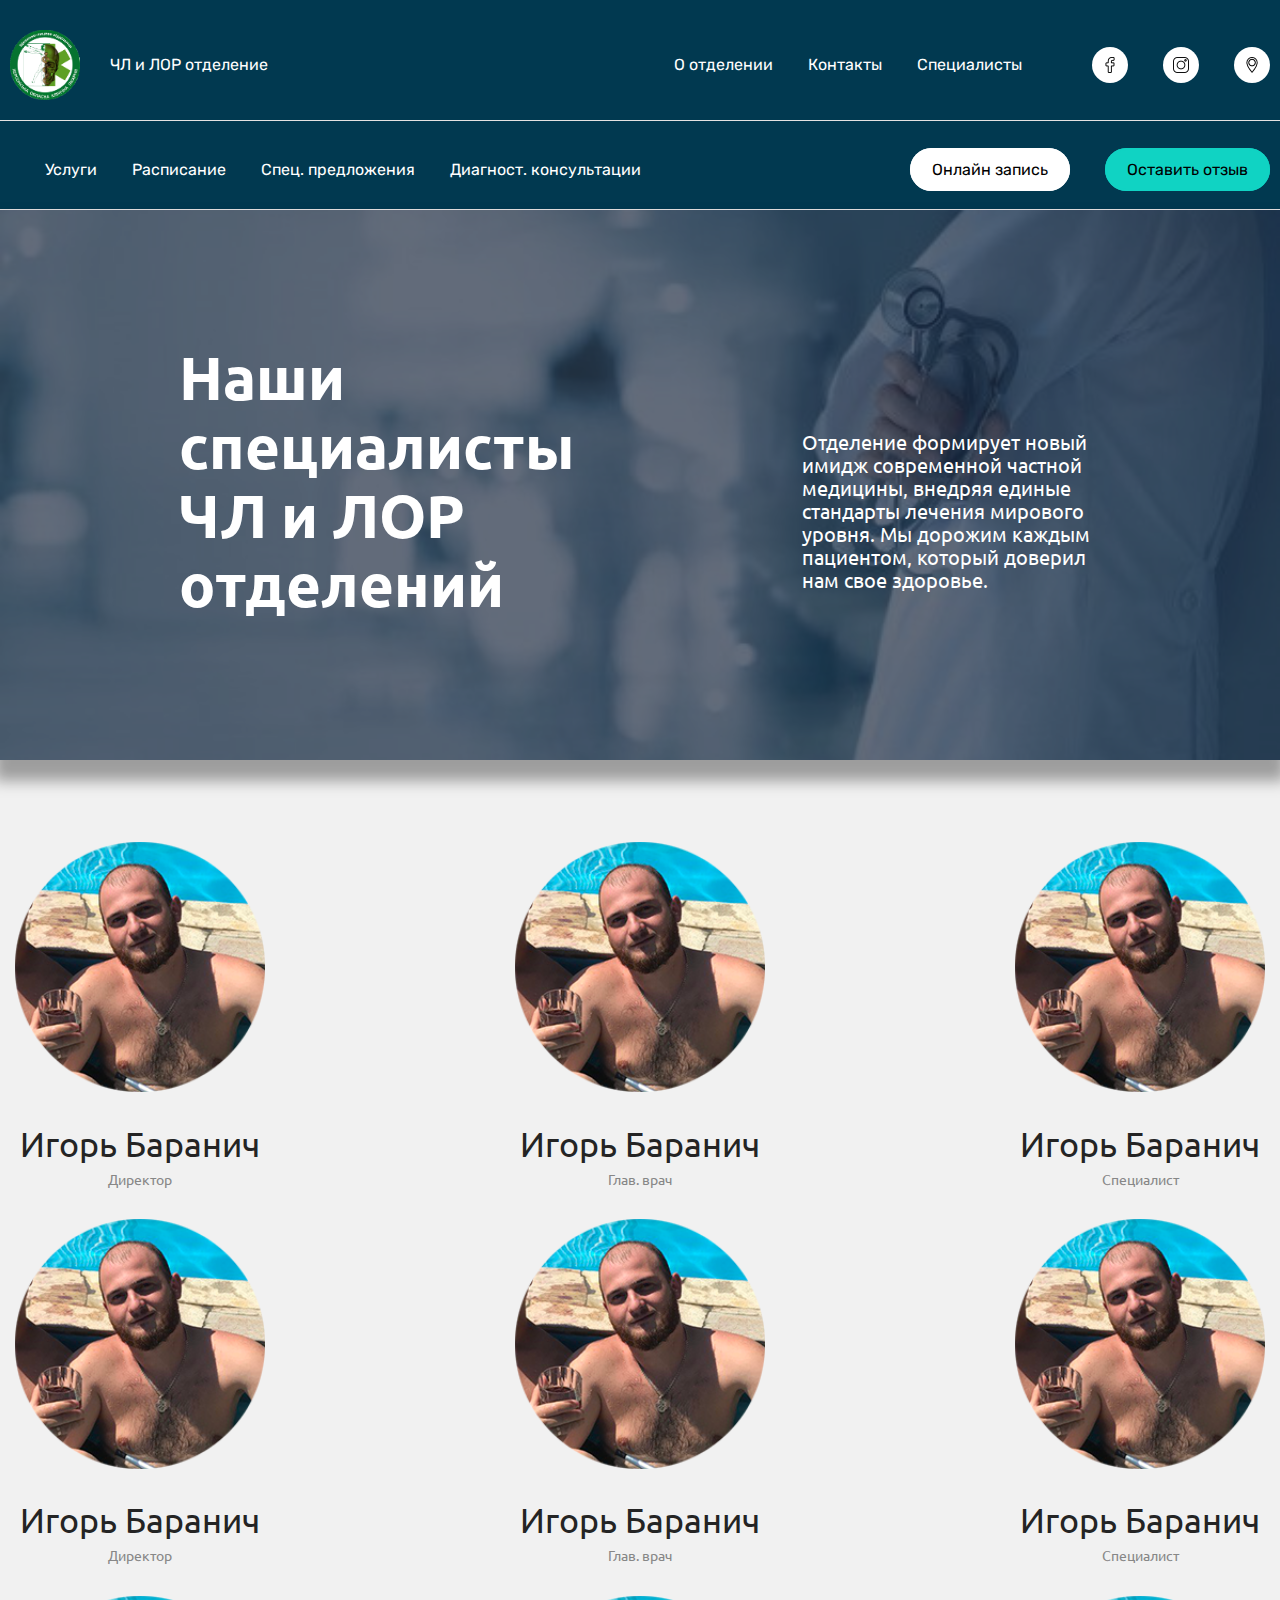
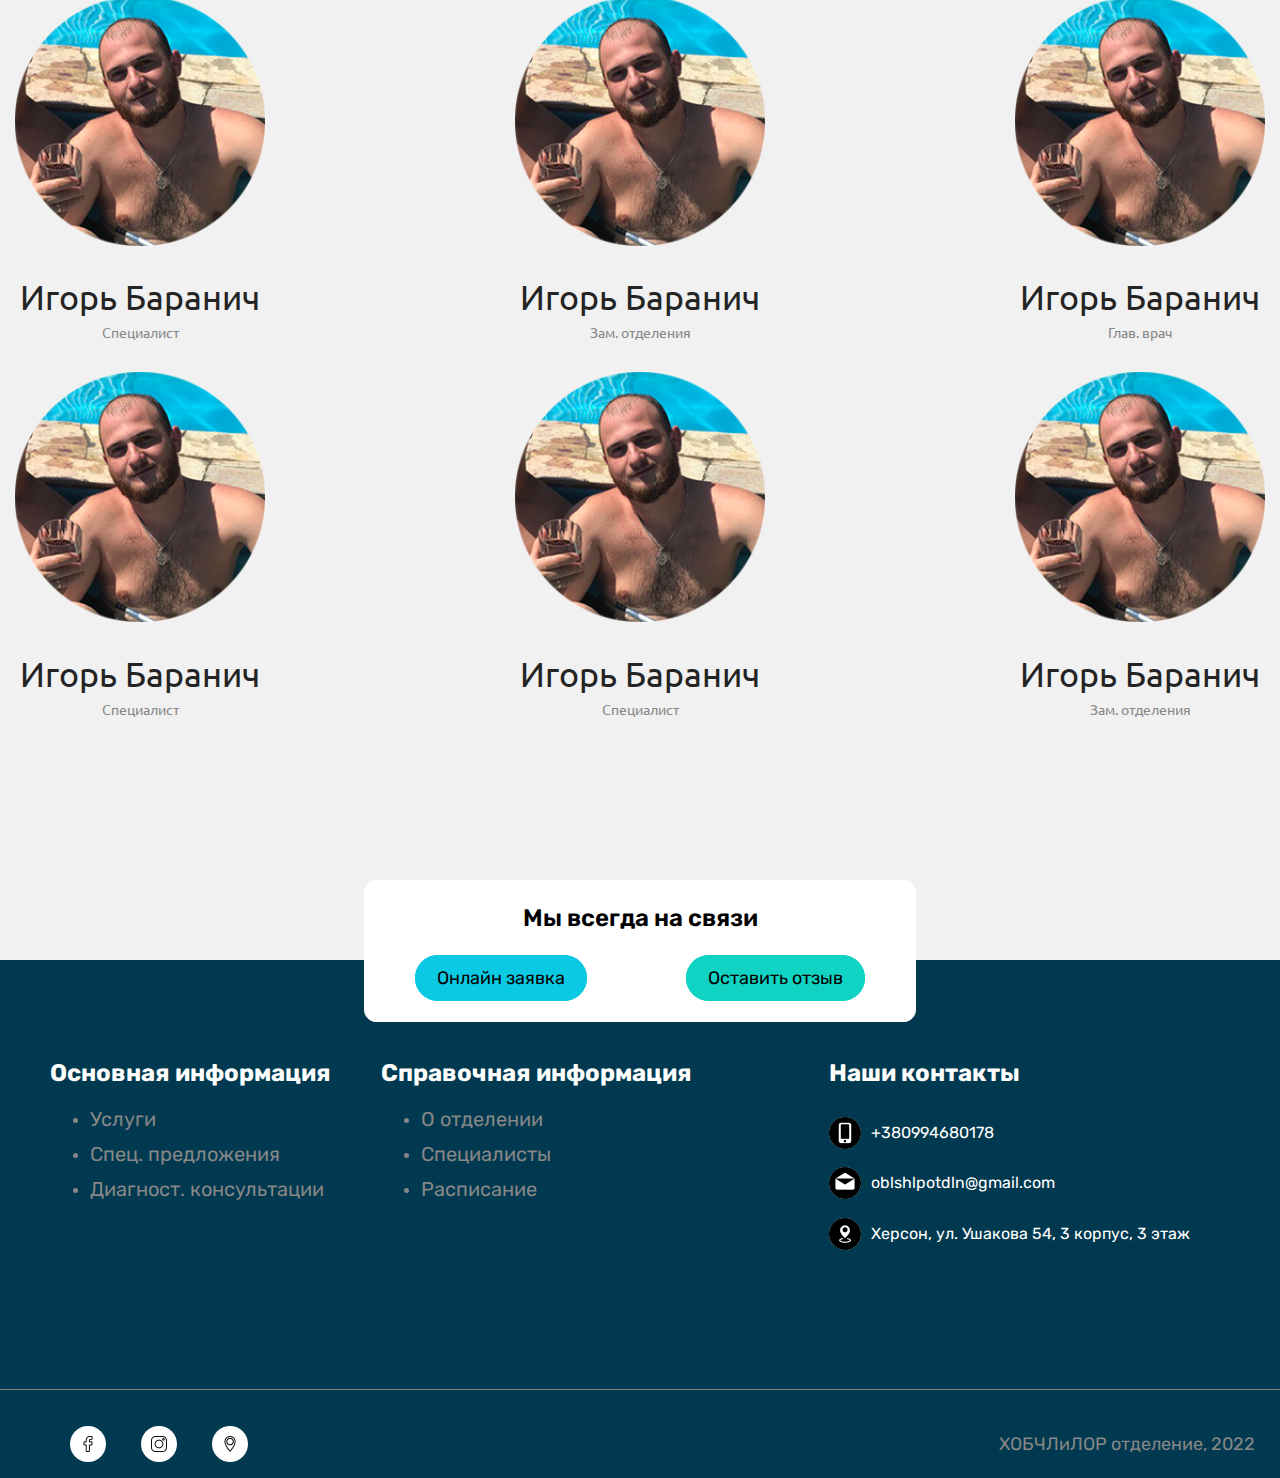
<file: specialists.html>
<!doctype html>
<html lang="en">

<head>
   <!-- Required meta tags -->
   <meta charset="utf-8">
   <meta name="viewport" content="width=device-width, initial-scale=1, shrink-to-fit=no">
   <link rel="stylesheet" href="css/normalise.css">
   <link rel="stylesheet" href="https://maxcdn.bootstrapcdn.com/font-awesome/4.7.0/css/font-awesome.min.css">
   <link rel="preconnect" href="https://fonts.googleapis.com">
   <link rel="preconnect" href="https://fonts.gstatic.com" crossorigin>
   <link
      href="https://fonts.googleapis.com/css2?family=Rubik:ital,wght@0,400;0,700;1,500&family=Ubuntu:wght@400;500;600;700&display=swap"
      rel="stylesheet">
   <link rel="stylesheet" href="css/style_sp.css">


   <title>Vector</title>
</head>

<body>
   <div class="wrap">
      <header class="header">
         <div class="logo-wrap">
            <img class="img1" src="img/logo.png" alt="logo">
            <a href="index.html" class="name">ЧЛ и ЛОР отделение</a>
         </div>
         <nav>
            <ul class="nav-bar">
               <li class="nav-item">
                  <a href="info.html" class="nav-link">О отделении</a>
               </li>
               <li class="nav-item">
                  <a href="contacts.html" class="nav-link">Контакты</a>
               </li>
               <li class="nav-item">
                  <a href="specialists.html" class="nav-link">Специалисты</a>
               </li>
               <li class="nav-item nav-link1">
                  <a href="https://www.facebook.com/oleg.melnykov.7" class="l1"><img src="img/fc_icon.png"
                        alt="ico"></a>
               </li>
               <li class="nav-item nav-link2">
                  <a href="https://www.instagram.com/document_ks/" class="l2"><img src="img/inst_ico.png" alt="ico"></a>
               </li>
               <li class="nav-item nav-link3">
                  <a href="https://goo.gl/maps/KEZ9j1eXAizJKRjv6" class="l4"><img src="img/maps_ico.png" alt="ico"></a>
               </li>
            </ul>
         </nav>
      </header>
   </div>
   <div class="wrap-second">
      <div class="header-second">
         <nav>
            <ul class="main-nav-bar">
               <li class="main-nav-item">
                  <a href="#" class="nav-link">Услуги</a>
               </li>
               <li class="main-nav-item">
                  <a href="#" class="nav-link">Расписание</a>
               </li>
               <li class="main-nav-item">
                  <a href="#" class="nav-link">Спец. предложения</a>
               </li>
               <li class="main-nav-item">
                  <a href="#" class="nav-link">Диагност. консультации</a>
               </li>
            </ul>

         </nav>
         <nav>
            <ul class="main-nav-bar2">
               <li class="main-nav-item">
                  <a href="#" class="nav-btn">Онлайн запись</a>
               </li>
               <li class="main-nav-item">
                  <a href="#" class="nav-btn2">Оставить отзыв</a>
               </li>
            </ul>
         </nav>
      </div>
   </div>
   <div class="wrapper-2">
      <div class="main-wrap">
         <div class="main_window">
            <div class="over_wrap">
               <div class="content">
                  <h1 class="m2">Наши специалисты <br> ЧЛ и ЛОР отделений</h1>
                  <p class="m3">Отделение формирует новый имидж современной частной медицины, внедряя единые стандарты
                     лечения мирового уровня. Мы дорожим каждым пациентом, который доверил нам свое здоровье.
                  </p>
               </div>
            </div>
            <div class="team">
               <div class="team-item p1">
                  <img src="img/worker.png" alt="people">
                  <div class="name">Игорь Баранич</div>
                  <span>Директор</span>
               </div>
               <div class="team-item p2">
                  <img src="img/worker.png" alt="people">
                  <div class="name">Игорь Баранич</div>
                  <span>Глав. врач</span>
               </div>
               <div class="team-item p3">
                  <img src="img/worker.png" alt="people">
                  <div class="name">Игорь Баранич</div>
                  <span>Специалист</span>
               </div>
               <div class="team-item p1">
                  <img src="img/worker.png" alt="people">
                  <div class="name">Игорь Баранич</div>
                  <span>Директор</span>
               </div>
               <div class="team-item p2">
                  <img src="img/worker.png" alt="people">
                  <div class="name">Игорь Баранич</div>
                  <span>Глав. врач</span>
               </div>
               <div class="team-item p3">
                  <img src="img/worker.png" alt="people">
                  <div class="name">Игорь Баранич</div>
                  <span>Специалист</span>
               </div>
               <div class="team-item p3">
                  <img src="img/worker.png" alt="people">
                  <div class="name">Игорь Баранич</div>
                  <span>Специалист</span>
               </div>
               <div class="team-item p4">
                  <img src="img/worker.png" alt="people">
                  <div class="name">Игорь Баранич</div>
                  <span>Зам. отделения</span>
               </div>
               <div class="team-item p2">
                  <img src="img/worker.png" alt="people">
                  <div class="name">Игорь Баранич</div>
                  <span>Глав. врач</span>
               </div>
               <div class="team-item p3">
                  <img src="img/worker.png" alt="people">
                  <div class="name">Игорь Баранич</div>
                  <span>Специалист</span>
               </div>
               <div class="team-item p3">
                  <img src="img/worker.png" alt="people">
                  <div class="name">Игорь Баранич</div>
                  <span>Специалист</span>
               </div>
               <div class="team-item p4">
                  <img src="img/worker.png" alt="people">
                  <div class="name">Игорь Баранич</div>
                  <span>Зам. отделения</span>
               </div>
            </div>
         </div>
      </div>

      <div class="footer-wrapper">
         <div class="footer">
            <div class="list-wrap">
               <div class="list1">
                  <h2>Основная информация</h2>
                  <ul class="info-list">
                     <li class="info-item">
                        <a href="/">Услуги</a>
                     </li>
                     <li class="info-item">
                        <a href="/">Спец. предложения</a>
                     </li>
                     <li class="info-item">
                        <a href="/">Диагност. консультации</a>
                     </li>
                  </ul>
               </div>
               <div class="list2">
                  <h2>Справочная информация</h2>
                  <ul class="info-list">
                     <li class="info-item">
                        <a href="/">О отделении</a>
                     </li>
                     <li class="info-item">
                        <a href="/">Специалисты</a>
                     </li>
                     <li class="info-item">
                        <a href="/">Расписание</a>
                     </li>
                  </ul>
               </div>
            </div>
            <div class="contact-list">
               <h2>Наши контакты</h2>
               <div class="number con-it">
                  <div class="img-ft"><img src="img/icon-f-1.png" alt="number"></div>
                  <p>+380994680178</p>

               </div>
               <div class="email con-it">
                  <div class="img-ft"><img src="img/icon-f-2.png" alt="number"></div>
                  <p>oblshlpotdln@gmail.com</p>

               </div>
               <div class="street con-it">
                  <div class="img-ft"><img src="img/icon-f-3.png" alt="number"></div>
                  <p>Херсон, ул. Ушакова 54, 3 корпус, 3 этаж</p>
               </div>
            </div>
         </div>
         <div class="footer-closer">
            <nav>
               <ul class="nav-footer">
                  <li class="nav-item nav-link1">
                     <a href="https://www.facebook.com/oleg.melnykov.7" class="l1"><img src="img/fc_icon.png"
                           alt="ico"></a>
                  </li>
                  <li class="nav-item nav-link2">
                     <a href="https://www.instagram.com/document_ks/" class="l2"><img src="img/inst_ico.png"
                           alt="ico"></a>
                  </li>
                  <li class="nav-item nav-link3">
                     <a href="https://goo.gl/maps/KEZ9j1eXAizJKRjv6" class="l4"><img src="img/maps_ico.png"
                           alt="ico"></a>
                  </li>
               </ul>
            </nav>
            <p>ХОБЧЛиЛОР отделение, 2022</p>
         </div>
      </div>
      <div class="mid-block">
         <div class="mid-text">
            <p>Мы всегда на связи</p>
         </div>
         <div class="btns-block">
            <div><a class="mid-btn btn1" href="/">Онлайн заявка</a></div>
            <div><a class="mid-btn btn2" href="/">Оставить отзыв</a></div>
         </div>

      </div>
   </div>
</body>

<script src="https://code.jquery.com/jquery-3.6.0.min.js"></script>
<script src="js/slick.min.js"></script>
<script src="js/main.js"></script>



</html>
</file>
<file: css/style.css>
body {
   font-family: 'Rubik', sans-serif;
   color: white;
   background-color: rgb(1, 57, 80);
}

.wrap {
   padding-bottom: 20px;
   border-bottom: .5px solid rgb(230, 227, 227);
}

/* Logo rgb(1, 39, 54) - main color*/

.img1 {
   width: 70px;
   height: 70px;
   object-fit: cover;
   margin-right: 30px;
}

.logo-wrap {
   display: flex;
   align-items: center;
   justify-content: space-between;
}

.name {
   text-decoration: none;
   color: white;
}

/* Header */


.header {
   max-width: 1400px;
   padding-right: 10px;
   padding-left: 10px;
   margin: 0 auto;
   display: flex;
   justify-content: space-between;
   align-items: center;
   margin-top: 30px;
}

.nav-bar {
   display: flex;
   align-items: center;
   list-style: none;
   padding-left: 0;
   margin: 0;
}


.nav-item {
   margin-left: 35px;
}

.nav-link {
   color: white;
   text-decoration: none;
   font-size: 16px;
   transition: 0.3s ease color;
}

.nav-link:hover {
   color: rgb(85, 225, 243);
   opacity: 0.9;
   font-weight: 500;
}


.nav-link1 {
   margin-left: 70px;
   width: 16px;
   height: 16px;
   border-radius: 50%;
   background: white;
   padding: 10px 10px;

}

.nav-link2 {
   width: 16px;
   height: 16px;
   border-radius: 50%;
   background: white;
   padding: 10px 10px;
}

.nav-link3 {
   width: 16px;
   height: 16px;
   border-radius: 50%;
   background: white;
   padding: 10px 10px;
}

.nav-link1:hover {
   cursor: pointer;
   background-color: rgb(11, 201, 226);
}

.nav-link2:hover {
   cursor: pointer;
   background-color: rgb(16, 211, 195);
}

.nav-link3:hover {
   cursor: pointer;
   background-color: rgb(16, 211, 152);
}

/* Основное nav меню  rgb(1, 39, 54) */

.header-second {
   max-width: 1650px;
   padding-right: 10px;
   padding-left: 10px;
   display: flex;
   justify-content: space-between;
   align-items: center;
   margin: 40px auto 10px;

}


.main-nav-bar {
   display: flex;
   align-items: center;
   list-style: none;
   padding-left: 0;
   margin: 0;
}

.main-nav-bar2 {
   display: flex;
   align-items: center;
   list-style: none;
   padding-left: 0;
   margin: 0;
}

.main-nav-item {
   margin-left: 35px;
   position: relative;
}

.lnk:hover {
   cursor: pointer;
}

.links {
   position: absolute;
   width: 150px;
   height: 150px;
   left: -80%;
   margin-top: 10px;
   display: none;
   background: rgb(1, 49, 68);
   z-index: 20;
}

.links-active {
   display: block;
}

.link-ul {
   padding: 10px 25px;
}

.link-li {
   list-style: none;
   margin-top: 30px;

}

.link-a {
   text-decoration: none;
   color: white;
}

.link-a:hover {
   color: rgb(11, 201, 226);
}



.nav-btn {
   color: black;
   background-color: white;
   text-decoration: none;
   border: 2px solid white;
   padding: 10px 20px;
   border-radius: 90px;
   transition-duration: .25s;
}

.nav-btn:hover {
   color: rgb(255, 255, 255);
   background-color: rgb(11, 201, 226);
   border: 2px solid rgb(11, 201, 226);
}

.nav-btn2 {
   color: black;
   background-color: rgb(16, 211, 195);
   text-decoration: none;
   border: 2px solid rgb(16, 211, 195);
   padding: 10px 20px;
   border-radius: 90px;
   transition-duration: .25s;
}

.nav-btn2:hover {
   color: black;
   background-color: white;
}

.wrap-second {
   padding-bottom: 25px;
   border-bottom: .5px solid rgb(230, 227, 227);
}

/* Main окно */

section {
   margin-top: 5px;
   width: 100%;
   background: url(../img/205023e0e0f0f8fcf6f3f1.jpg) no-repeat center center;
   background-size: cover;
   position: relative;
   box-shadow: 0px 10px 14px 6px rgba(0, 0, 0, 0.4);
}

section:after {
   content: '';
   position: absolute;
   top: 0;
   left: 0;
   right: 0;
   bottom: 0;
   background: rgb(17, 34, 61);
   opacity: 0.8;
   z-index: 1;
}

.btn-main {
   margin-top: -25px;
   width: 16px;
   height: 16px;
   color: white;
   background-color: white;
   border: 1px solid white;
   border-radius: 10px;

}

.btn-main:hover {
   cursor: pointer;
   background-color: rgb(11, 201, 226);
   color: rgb(11, 201, 226);
}


.content {
   min-height: 600px;
   width: 72%;
   margin: 0 auto;
   position: relative;
   color: white;
   z-index: 2;
   align-items: center;
   text-align: center;
   font-family: 'Ubuntu', sans-serif;
   display: flex;
   flex-direction: column;
}

.m1 {
   margin-top: 100px;
}

.m3 {
   border-bottom: 1px solid whitesmoke;
   padding-bottom: 100px;
}

/* Окно выбора rgb(194, 204, 209) / rgb(190, 207, 216) */
.choice-part {
   margin-top: 0;
   padding: 0;
   background-color: rgb(235, 237, 238);
   height: 135vh;
}

.ch-wrapper {
   width: 70%;
   margin: 0 auto;
}


.ch-title {
   padding: 60px;
   font-family: 'Ubuntu', sans-serif;
   color: black;
   text-align: center;
   font-size: 38px;
   font-weight: 700;
   max-width: 740px;
   margin: 0 auto;
   line-height: 1.5;
}

.choice-form {
   display: flex;
   justify-content: space-between;
   text-align: center;
   margin-top: 35px;
}

.ch-item {
   color: black;
   background-color: white;
   border-radius: 16px;
   flex: 0 0 41%;
   padding: 80px 40px;
   box-sizing: border-box;
   transition: 0.3s ease background-color, 0.3s ease color;
}

.ch-item:hover {
   background-color: rgb(3, 86, 119);
   color: white;

}

.ch-item-title {
   font-size: 30px;
   font-weight: 700;
   margin-top: 40px;
   margin-bottom: 30px;
}

.ch-item-desc {
   font-size: 16px;
   color: rgb(150, 150, 146);
   line-height: 1.6;
   transition: .3s ease color;
   margin-bottom: 60px;
}

.ch-item:hover .ch-item-desc {
   color: white;

}

.ch-item-btn {
   background-color: white;
   font-size: 18px;
   color: white;
   text-decoration: none;
   border-radius: 32px;
   padding: 0px 15px;
   display: flex;
   align-items: center;
   justify-content: center;
   max-width: 205px;
   margin: 0 auto;
   transition: .3s ease background-color;
}

.ch-item:hover .ch-item-btn {
   background-color: rgb(11, 201, 226);
}


.ch-item-btn-text {
   font-size: 18px;
   font-weight: 500;
   width: 0;
   transition: .3s ease width;

}


.ch-item:hover .ch-item-btn-text {
   width: 100px;
}

.ch-item-btn-ico {
   background-color: white;
   width: 64px;
   height: 64px;
   display: block;
   border-radius: 100%;
   background-image: url(../img/arrow-2.png);
   background-repeat: no-repeat;
   background-position: center center;
   border: 2px solid rgba(11, 201, 226, 0.5);
   transform: scale(1);
   transition: .3s ease border, .3s ease transform;
}

.ch-item:hover .ch-item-btn-ico {
   border: 2px solid white;
   transform: scale(0.5);

}

/* Slider */

.slide_wrapper {
   height: 100%;
   padding: 50px;
}

.slide_wrapper h1 {
   margin-bottom: 50px;
   font-size: 36px;
   color: white;
   text-align: center;
}

.slider {
   margin-top: 30px;
   position: relative;
   padding: 0 60px;
}

/* Слайдер */
.slick-slider {}

/* Слайдер запущен */
.slick-slider.slick-initialized {}

/* Слайдер с точками */
.slick-slider.slick-dotted {}

/* Ограничивающая оболочка */
.slick-list {
   overflow: hidden;
}

/* Лента слайдов */
.slick-track {
   display: flex;
   align-items: flex-start;
}

/* Слайд */
.slick-slide {}

/* Слайд активный (показывается) */
.slick-slide.slick-active {}

/* Слайд основной */
.slick-slide.slick-current {}

/* Слайд по центру */
.slick-slide.slick-center {}

/* Клонированный слайд */
.slick-slide.slick-cloned {}

/* Стрелка */
.slick-arrow {}

/* Стрелка влево */
.slick-arrow.slick-prev {}

/* Стрелка вправо */
.slick-arrow.slick-next {}

/* Стрелка не активная */
.slick-arrow.slick-disabled {}

/* Точки (булиты) */
.slider .slick-dots {
   display: flex;
   align-items: center;
   justify-content: center;
}

.slider .slick-dots button:hover {
   cursor: pointer;
}

.slider .slick-dots li {
   list-style: none;
   margin: 0 10px;
}

/* Элемент точки */
.slider .slick-dots button {
   font-size: 0;
   width: 12px;
   height: 12px;
   background-color: #fff;
   border-radius: 50%;
   border: 1px solid white;

}


/* Активная точка */
.slider .slick-dots li.slick-active button {
   background-color: aqua;
}

.slider .slick-arrow {
   border: 0px;
   position: absolute;
   top: 30%;
   z-index: 10;
   font-size: 0;
   width: 30px;
   height: 50px;

}

.slider .slick-arrow:hover {
   cursor: pointer;
}

.slider .slick-arrow.slick-prev {
   left: 0;
   background: url('../img/sl-arrow_l.svg') 0 0 / 100% no-repeat;
}

.slider .slick-arrow.slick-next {
   right: 0;
   background: url('../img/sl-arrow_r.svg') 0 0 / 100% no-repeat;
}

.slider__item {
   padding-top: 300px;
   margin-right: 20px;
   background-size: cover;
   background-position: 50% 50%;
   background-repeat: no-repeat;
   border: 2px solid white;
   border-radius: 12px;
}

.slider__item:hover {
   opacity: 0.5;
}

/*Team list */

.team-wrapper {
   height: 630px;
   padding: 50px;
   background-color: rgb(235, 237, 238);
}

.team {
   display: flex;
   align-items: center;
   justify-content: space-around;
   font-family: 'Ubuntu', sans-serif;
}

.team-title {

   font-size: 45px;
   font-weight: 600;
   text-align: center;
   color: black;
}


.team-list img {
   margin: 0 auto;
   margin-left: 18px;
   width: 194px;
   height: 194px;
   margin-top: 32px;


}

.team-list div.name {
   color: #242424;
   font-size: 34px;
   text-align: center;
   margin-top: 30px;
}

.team-item span {
   color: #878787;
   font-size: 14px;
   text-align: center;
   display: block;
   margin-top: 7px;
}

.team-item:hover .name {
   cursor: pointer;
   color: rgb(11, 201, 226);
}

.team-item a {
   display: block;
   text-align: center;
   text-decoration: none;
   background-color: rgb(11, 201, 226);
   height: 45px;
   width: 150px;
   border: 1px solid rgb(11, 201, 226);
   border-radius: 24px;
   font-size: 14px;
   font-weight: bold;
   line-height: 44px;
   color: white;
   margin-top: 20px;
   margin-left: 25px;
}

.team-list a:hover {
   color: rgb(11, 201, 226);
   background: #fff;
   border: 1px solid rgb(11, 201, 226);

}

.list-button {
   align-items: center;
   text-align: center;
   margin-top: 80px;
}

.list-button a {
   text-decoration: none;
   font-size: 20px;
   font-weight: bold;
   background-color: rgb(11, 201, 226);
   padding: 15px 30px;
   border: 2px solid rgb(11, 201, 226);
   border-radius: 24px;
   color: white;
   transition: .3s ease background-color, .3s ease color;
}

.list-button a:hover {
   color: rgb(11, 201, 226);
   background: #fff;
   border: 2px solid rgb(11, 201, 226);

}

/*map*/

.map-wrapper {
   height: 450px;
   width: 100%;
   background: url("../img/city-map-background-blue-tone_99087-101.png") no-repeat center center;
   background-size: cover;
   position: relative;
}

.map-wrapper:after {
   content: '';
   position: absolute;
   top: 0;
   left: 0;
   right: 0;
   bottom: 0;
   background: rgb(3, 49, 63);
   opacity: 0.6;
   z-index: 1;
}

.map {
   align-items: center;
   text-align: center;
   margin: 0 auto;
   position: relative;
   z-index: 2;
}


.map-img {
   padding-top: 110px;
}

.map-txt {
   margin-top: 40px;
}

.map-text {
   font-family: 'Ubuntu', sans-serif;
   color: rgb(16, 211, 195);
   text-decoration: none;
   font-size: 30px;
   font-weight: 600;
   transition: .3s ease color;
}

.map-text:hover {
   cursor: pointer;
   color: #fff;
}

.map-text::after {
   content: "";
   display: block;
   background-color: rgb(16, 211, 195);
   width: 120px;
   height: 3px;
   margin: 15px auto 0;
}

/*Footer*/

.footer-wrapper {
   height: 470px;
}

.footer {
   padding: 50px 50px;
   display: flex;
   justify-content: space-between;
   border-bottom: 1px solid gray;
}

.info-list {
   color: #878787;
}

.info-item {
   margin-top: 12px;
}

.info-item a {
   color: #878787;
   font-size: 20px;
   text-decoration: none;
}


.img-ft {
   width: 32px;
   height: 32px;
   background-color: white;
   border-radius: 50%;
   margin-right: 10px;
}

.con-it {
   display: flex;
   align-items: center;
}


.list-wrap {
   display: flex;
   justify-content: space-around;
}

.list2 {
   margin-left: 50px;
}

.contact-list {
   margin-right: 40px;
   margin-bottom: 50px;
}

.footer-closer {
   display: flex;
   justify-content: space-between;
   align-items: center;
   margin-top: 20px;
}

.footer-closer p {
   color: #878787;
   margin-right: 25px;
   font-size: 18px;

}

.nav-footer {
   display: flex;
   align-items: center;
   list-style: none;
   padding-left: 0;
}
</file>
<file: css/style_c.css>
body {
   font-family: 'Rubik', sans-serif;
   color: white;
   background-color: rgb(1, 57, 80);
}

.wrap {
   padding-bottom: 20px;
   border-bottom: .5px solid rgb(230, 227, 227);

}


/* Logo rgb(1, 39, 54) - main color*/

.img1 {
   width: 70px;
   height: 70px;
   object-fit: cover;
   margin-right: 30px;
}

.logo-wrap {
   display: flex;
   align-items: center;
   justify-content: space-between;
}

.name {
   text-decoration: none;
   color: white;
}

/* Header */


.header {
   max-width: 1400px;
   padding-right: 10px;
   padding-left: 10px;
   margin: 0 auto;
   display: flex;
   justify-content: space-between;
   align-items: center;
   margin-top: 30px;
}

.nav-bar {
   display: flex;
   align-items: center;
   list-style: none;
   padding-left: 0;
   margin: 0;
}


.nav-item {
   margin-left: 35px;
}

.nav-link {
   color: white;
   text-decoration: none;
   font-size: 16px;
   transition: 0.3s ease color;
}

.nav-link:hover {
   color: rgb(85, 225, 243);
   opacity: 0.9;
   font-weight: 500;
}


.nav-link1 {
   margin-left: 70px;
   width: 16px;
   height: 16px;
   border-radius: 50%;
   background: white;
   padding: 10px 10px;

}

.nav-link2 {
   width: 16px;
   height: 16px;
   border-radius: 50%;
   background: white;
   padding: 10px 10px;
}

.nav-link3 {
   width: 16px;
   height: 16px;
   border-radius: 50%;
   background: white;
   padding: 10px 10px;
}

.nav-link1:hover {
   cursor: pointer;
   background-color: rgb(11, 201, 226);
}

.nav-link2:hover {
   cursor: pointer;
   background-color: rgb(16, 211, 195);
}

.nav-link3:hover {
   cursor: pointer;
   background-color: rgb(16, 211, 152);
}

/* Основное nav меню  rgb(1, 39, 54) */



.header-second {
   max-width: 1650px;
   padding-right: 10px;
   padding-left: 10px;
   display: flex;
   justify-content: space-between;
   align-items: center;
   margin: 40px auto 10px;

}


.main-nav-bar {
   display: flex;
   align-items: center;
   list-style: none;
   padding-left: 0;
   margin: 0;
}

.main-nav-bar2 {
   display: flex;
   align-items: center;
   text-align: center;
   list-style: none;
   padding-left: 0;
   margin: 0;

}

.main-nav-item {
   margin-left: 35px;
   margin-bottom: 25px;
}

.nav-btn {
   color: black;
   background-color: white;
   text-decoration: none;
   border: 2px solid white;
   padding: 10px 20px;
   border-radius: 90px;
   transition-duration: .25s;
}

.nav-btn:hover {
   color: rgb(255, 255, 255);
   background-color: rgb(11, 201, 226);
   border: 2px solid rgb(11, 201, 226);
}

.nav-btn2 {
   color: black;
   background-color: rgb(16, 211, 195);
   text-decoration: none;
   border: 2px solid rgb(16, 211, 195);
   padding: 10px 20px;
   border-radius: 90px;
   transition-duration: .25s;
}

.nav-btn2:hover {
   color: black;
   background-color: white;
}




/*Contact block*/

.contact-wrapper {
   background: rgb(241, 240, 240);
   height: 1700px;
   box-shadow: inset 0px 0px 20px rgba(0, 0, 0, 0.8);
}

.table {
   background-color: #fff;
   margin: 0px auto;
   padding: 50px 50px;
   width: 70%;
}

.table-header {
   align-items: center;
   padding: 5rem;

}

.table-header p {
   font-size: 1.4rem;
   color: black;
   display: inline-block;
   width: 40rem;
   line-height: 1.2rem;
}

.table-header h2 {
   color: black;
   font-size: 3rem;
   font-weight: 600;
   margin: 0;
}

.price-tags {
   display: flex;
   justify-content: space-evenly;
   align-items: center;
   flex-direction: column;
}

.price-tag {
   box-shadow: 0px 0px 81.88px 10.12px rgba(204, 204, 223, 0.71);
   text-align: center;
   display: flex;
   flex-direction: column;
   align-items: center;
   width: 1200px;
   height: 600px;
   background-color: white;
   color: rgb(29, 29, 29);
   border-radius: 2rem;
   text-align: center;
   padding: 10px;
   margin-bottom: 30px;

}

.contact-item {
   margin-top: 30px;
   display: flex;
   text-align: center;
   align-items: center;

}

.price-tag h2 {
   font-size: 2rem;
   font-weight: 500;
   margin-top: 2rem;
   color: black;
}


.contact-item p {
   color: black;
   margin-right: 25px;
}

.contact-item h3 {
   color: black;
   font-weight: 600;
   font-size: 1.4rem;
}


/*map*/

.map-wrapper {
   height: 450px;
   width: 100%;
   background: url("../img/city-map-background-blue-tone_99087-101.png") no-repeat center center;
   background-size: cover;
   position: relative;
}

.map-wrapper:after {
   content: '';
   position: absolute;
   top: 0;
   left: 0;
   right: 0;
   bottom: 0;
   background: rgb(3, 49, 63);
   opacity: 0.6;
   z-index: 1;
}

.map {
   align-items: center;
   text-align: center;
   margin: 0 auto;
   position: relative;
   z-index: 2;
}


.map-img {
   padding-top: 110px;
}

.map-txt {
   margin-top: 40px;
}

.map-text {
   font-family: 'Ubuntu', sans-serif;
   color: rgb(16, 211, 195);
   text-decoration: none;
   font-size: 30px;
   font-weight: 600;
   transition: .3s ease color;
}

.map-text:hover {
   cursor: pointer;
   color: #fff;
}

.map-text::after {
   content: "";
   display: block;
   background-color: rgb(16, 211, 195);
   width: 120px;
   height: 3px;
   margin: 15px auto 0;
}

/*Footer*/

.footer-wrapper {
   height: 470px;
}

.footer {
   padding: 50px 50px;
   display: flex;
   justify-content: space-between;
   border-bottom: 1px solid gray;
}

.info-list {
   color: #878787;
}

.info-item {
   margin-top: 12px;
}

.info-item a {
   color: #878787;
   font-size: 20px;
   text-decoration: none;
}

.info-item a:hover {
   color: #a3a1a1;
}



.img-ft {
   width: 32px;
   height: 32px;
   background-color: white;
   border-radius: 50%;
   margin-right: 10px;
}

.con-it {
   display: flex;
   align-items: center;
}


.list-wrap {
   display: flex;
   justify-content: space-around;
}

.list2 {
   margin-left: 50px;
}

.contact-list {
   margin-right: 40px;
   margin-bottom: 50px;
}

.footer-closer {
   display: flex;
   justify-content: space-between;
   align-items: center;
   margin-top: 20px;
}

.footer-closer p {
   color: #878787;
   margin-right: 25px;
   font-size: 18px;

}

.nav-footer {
   display: flex;
   align-items: center;
   list-style: none;
   padding-left: 0;
}
</file>
<file: css/style_i.css>
body {
   font-family: 'Rubik', sans-serif;
   color: white;
   background-color: rgb(1, 57, 80);
}

.wrap {
   padding-bottom: 20px;
   border-bottom: .5px solid rgb(230, 227, 227);

}


/* Logo rgb(1, 39, 54) - main color*/

.img1 {
   width: 70px;
   height: 70px;
   object-fit: cover;
   margin-right: 30px;
}

.logo-wrap {
   display: flex;
   align-items: center;
   justify-content: space-between;
}

.name {
   text-decoration: none;
   color: white;
}

/* Header */


.header {
   max-width: 1400px;
   padding-right: 10px;
   padding-left: 10px;
   margin: 0 auto;
   display: flex;
   justify-content: space-between;
   align-items: center;
   margin-top: 30px;
}

.nav-bar {
   display: flex;
   align-items: center;
   list-style: none;
   padding-left: 0;
   margin: 0;
}


.nav-item {
   margin-left: 35px;
}

.nav-link {
   color: white;
   text-decoration: none;
   font-size: 16px;
   transition: 0.3s ease color;
}

.nav-link:hover {
   color: rgb(85, 225, 243);
   opacity: 0.9;
   font-weight: 500;
}


.nav-link1 {
   margin-left: 70px;
   width: 16px;
   height: 16px;
   border-radius: 50%;
   background: white;
   padding: 10px 10px;

}

.nav-link2 {
   width: 16px;
   height: 16px;
   border-radius: 50%;
   background: white;
   padding: 10px 10px;
}

.nav-link3 {
   width: 16px;
   height: 16px;
   border-radius: 50%;
   background: white;
   padding: 10px 10px;
}

.nav-link1:hover {
   cursor: pointer;
   background-color: rgb(11, 201, 226);
}

.nav-link2:hover {
   cursor: pointer;
   background-color: rgb(16, 211, 195);
}

.nav-link3:hover {
   cursor: pointer;
   background-color: rgb(16, 211, 152);
}

/* Основное nav меню  rgb(1, 39, 54) */



.header-second {
   max-width: 1650px;
   padding-right: 10px;
   padding-left: 10px;
   display: flex;
   justify-content: space-between;
   align-items: center;
   margin: 40px auto 10px;

}


.main-nav-bar {
   display: flex;
   align-items: center;
   list-style: none;
   padding-left: 0;
   margin: 0;
}

.main-nav-bar2 {
   display: flex;
   align-items: center;
   text-align: center;
   list-style: none;
   padding-left: 0;
   margin: 0;

}

.main-nav-item {
   margin-left: 35px;
   margin-bottom: 25px;
}

.nav-btn {
   color: black;
   background-color: white;
   text-decoration: none;
   border: 2px solid white;
   padding: 10px 20px;
   border-radius: 90px;
   transition-duration: .25s;
}

.nav-btn:hover {
   color: rgb(255, 255, 255);
   background-color: rgb(11, 201, 226);
   border: 2px solid rgb(11, 201, 226);
}

.nav-btn2 {
   color: black;
   background-color: rgb(16, 211, 195);
   text-decoration: none;
   border: 2px solid rgb(16, 211, 195);
   padding: 10px 20px;
   border-radius: 90px;
   transition-duration: .25s;
}

.nav-btn2:hover {
   color: black;
   background-color: white;
}




/*Info block*/

.info-wrapper {
   background: rgb(241, 240, 240);
   height: 800px;
   box-shadow: inset 0px 0px 20px rgba(0, 0, 0, 0.8);
}

.txt {
   width: 90%;
   color: black;
   padding: 50px 10px;
}

.text {
   margin-left: 40px;
   font-size: 20px;
}

.text h1 {
   text-align: center;
   font-weight: 600;
   font-size: 2rem;
   margin-bottom: 70px;
}


/*Footer*/

.footer-wrapper {
   height: 470px;
}

.footer {
   padding: 50px 50px;
   display: flex;
   justify-content: space-between;
   border-bottom: 1px solid gray;
}

.info-list {
   color: #878787;
}

.info-item {
   margin-top: 12px;
}

.info-item a {
   color: #878787;
   font-size: 20px;
   text-decoration: none;
}

.info-item a:hover {
   color: #a3a1a1;
}



.img-ft {
   width: 32px;
   height: 32px;
   background-color: white;
   border-radius: 50%;
   margin-right: 10px;
}

.con-it {
   display: flex;
   align-items: center;
}


.list-wrap {
   display: flex;
   justify-content: space-around;
}

.list2 {
   margin-left: 50px;
}

.contact-list {
   margin-right: 40px;
   margin-bottom: 50px;
}

.footer-closer {
   display: flex;
   justify-content: space-between;
   align-items: center;
   margin-top: 20px;
}

.footer-closer p {
   color: #878787;
   margin-right: 25px;
   font-size: 18px;

}

.nav-footer {
   display: flex;
   align-items: center;
   list-style: none;
   padding-left: 0;
}
</file>
<file: css/style_sv.css>
body {
   font-family: 'Rubik', sans-serif;
   color: white;
   background-color: rgb(1, 57, 80);
}

.wrap {
   padding-bottom: 20px;
   border-bottom: .5px solid rgb(230, 227, 227);
}

/* Logo rgb(1, 39, 54) - main color*/

.img1 {
   width: 70px;
   height: 70px;
   object-fit: cover;
   margin-right: 30px;
}

.logo-wrap {
   display: flex;
   align-items: center;
   justify-content: space-between;
}

.name {
   text-decoration: none;
   color: white;
}

/* Header */


.header {
   max-width: 1400px;
   padding-right: 10px;
   padding-left: 10px;
   margin: 0 auto;
   display: flex;
   justify-content: space-between;
   align-items: center;
   margin-top: 30px;
}

.nav-bar {
   display: flex;
   align-items: center;
   list-style: none;
   padding-left: 0;
   margin: 0;
}


.nav-item {
   margin-left: 35px;
}

.nav-link {
   color: white;
   text-decoration: none;
   font-size: 16px;
   transition: 0.3s ease color;
}

.nav-link:hover {
   color: rgb(85, 225, 243);
   opacity: 0.9;
   font-weight: 500;
}


.nav-link1 {
   margin-left: 70px;
   width: 16px;
   height: 16px;
   border-radius: 50%;
   background: white;
   padding: 10px 10px;

}

.nav-link2 {
   width: 16px;
   height: 16px;
   border-radius: 50%;
   background: white;
   padding: 10px 10px;
}

.nav-link3 {
   width: 16px;
   height: 16px;
   border-radius: 50%;
   background: white;
   padding: 10px 10px;
}

.nav-link1:hover {
   cursor: pointer;
   background-color: rgb(11, 201, 226);
}

.nav-link2:hover {
   cursor: pointer;
   background-color: rgb(16, 211, 195);
}

.nav-link3:hover {
   cursor: pointer;
   background-color: rgb(16, 211, 152);
}

/* Основное nav меню  rgb(1, 39, 54) */

.header-second {
   max-width: 1650px;
   padding-right: 10px;
   padding-left: 10px;
   display: flex;
   justify-content: space-between;
   align-items: center;
   margin: 40px auto 10px;

}


.main-nav-bar {
   display: flex;
   align-items: center;
   list-style: none;
   padding-left: 0;
   margin: 0;
}

.main-nav-bar2 {
   display: flex;
   align-items: center;
   list-style: none;
   padding-left: 0;
   margin: 0;
}

.main-nav-item {
   margin-left: 35px;
}

.nav-btn {
   color: black;
   background-color: white;
   text-decoration: none;
   border: 2px solid white;
   padding: 10px 20px;
   border-radius: 90px;
   transition-duration: .25s;
}

.nav-btn:hover {
   color: rgb(255, 255, 255);
   background-color: rgb(11, 201, 226);
   border: 2px solid rgb(11, 201, 226);
}

.nav-btn2 {
   color: black;
   background-color: rgb(16, 211, 195);
   text-decoration: none;
   border: 2px solid rgb(16, 211, 195);
   padding: 10px 20px;
   border-radius: 90px;
   transition-duration: .25s;
}

.nav-btn2:hover {
   color: black;
   background-color: white;
}

.wrap-second {
   padding-bottom: 25px;
   border-bottom: .5px solid rgb(230, 227, 227);
}


/*main services*/
.wrapper_sv {
   height: 1200px;
   background-color: #F6F9FB;
   box-shadow: inset 0px 0px 20px rgba(0, 0, 0, 0.8);
}

.services {
   width: 70%;
   padding: 70px 50px;
   margin: 0 auto;
   color: black;
}

.sv_title {
   color: black;
   font-size: 56px;
}

.sv_lists {
   display: flex;
   justify-content: space-between;
   margin: 50px auto;
}

.service_list {
   background: #fff;
   border-radius: 7px;
   padding: 60px 60px;
   height: 850px;
   width: 500px;
   font-size: 20px;
   box-shadow: 0px 0px 16px 6px rgba(0, 0, 0, 0.1);
}

.service_item {
   margin-bottom: 50px;
   color: black;
   transition: 0.2s ease color;
}

.service_item:hover {
   color: rgb(11, 201, 226);
   cursor: pointer;
}





/*map*/

.map-wrapper {
   height: 450px;
   width: 100%;
   background: url("../img/city-map-background-blue-tone_99087-101.png") no-repeat center center;
   background-size: cover;
   position: relative;
}

.map-wrapper:after {
   content: '';
   position: absolute;
   top: 0;
   left: 0;
   right: 0;
   bottom: 0;
   background: rgb(3, 49, 63);
   opacity: 0.6;
   z-index: 1;
}

.map {
   align-items: center;
   text-align: center;
   margin: 0 auto;
   position: relative;
   z-index: 2;
}


.map-img {
   padding-top: 110px;
}

.map-txt {
   margin-top: 40px;
}

.map-text {
   font-family: 'Ubuntu', sans-serif;
   color: rgb(16, 211, 195);
   text-decoration: none;
   font-size: 30px;
   font-weight: 600;
   transition: .3s ease color;
}

.map-text:hover {
   cursor: pointer;
   color: #fff;
}

.map-text::after {
   content: "";
   display: block;
   background-color: rgb(16, 211, 195);
   width: 120px;
   height: 3px;
   margin: 15px auto 0;
}

/*Footer*/

.footer-wrapper {
   height: 470px;
}

.footer {
   padding: 50px 50px;
   display: flex;
   justify-content: space-between;
   border-bottom: 1px solid gray;
}

.info-list {
   color: #878787;
}

.info-item {
   margin-top: 12px;
}

.info-item a {
   color: #878787;
   font-size: 20px;
   text-decoration: none;
}


.img-ft {
   width: 32px;
   height: 32px;
   background-color: white;
   border-radius: 50%;
   margin-right: 10px;
}

.con-it {
   display: flex;
   align-items: center;
}


.list-wrap {
   display: flex;
   justify-content: space-around;
}

.list2 {
   margin-left: 50px;
}

.contact-list {
   margin-right: 40px;
   margin-bottom: 50px;
}

.footer-closer {
   display: flex;
   justify-content: space-between;
   align-items: center;
   margin-top: 20px;
}

.footer-closer p {
   color: #878787;
   margin-right: 25px;
   font-size: 18px;

}

.nav-footer {
   display: flex;
   align-items: center;
   list-style: none;
   padding-left: 0;
}
</file>
<file: css/style_sp.css>
body {
   font-family: 'Rubik', sans-serif;
   color: white;
   background-color: rgb(1, 57, 80);
   box-sizing: border-box;
}

.wrap {
   padding-bottom: 20px;
   border-bottom: .5px solid rgb(230, 227, 227);
}

/* Logo rgb(1, 39, 54) - main color*/

.img1 {
   width: 70px;
   height: 70px;
   object-fit: cover;
   margin-right: 30px;
}

.logo-wrap {
   display: flex;
   align-items: center;
   justify-content: space-between;
}

.name {
   text-decoration: none;
   color: white;
}


/* Header */


.header {
   max-width: 1400px;
   padding-right: 10px;
   padding-left: 10px;
   margin: 0 auto;
   display: flex;
   justify-content: space-between;
   align-items: center;
   margin-top: 30px;

}

.nav-bar {
   display: flex;
   align-items: center;
   list-style: none;
   padding-left: 0;
   margin: 0;
}


.nav-item {
   margin-left: 35px;
}

.nav-link {
   color: white;
   text-decoration: none;
   font-size: 16px;
   transition: 0.3s ease color;
}

.nav-link:hover {
   color: rgb(85, 225, 243);
   opacity: 0.9;
   font-weight: 500;
}


.nav-link1 {
   margin-left: 70px;
   width: 16px;
   height: 16px;
   border-radius: 50%;
   background: white;
   padding: 10px 10px;

}

.nav-link2 {
   width: 16px;
   height: 16px;
   border-radius: 50%;
   background: white;
   padding: 10px 10px;
}

.nav-link3 {
   width: 16px;
   height: 16px;
   border-radius: 50%;
   background: white;
   padding: 10px 10px;
}

.nav-link1:hover {
   cursor: pointer;
   background-color: rgb(11, 201, 226);
}

.nav-link2:hover {
   cursor: pointer;
   background-color: rgb(16, 211, 195);
}

.nav-link3:hover {
   cursor: pointer;
   background-color: rgb(16, 211, 152);
}

/* Основное nav меню  rgb(1, 39, 54) */

.header-second {
   max-width: 1650px;
   padding-right: 10px;
   padding-left: 10px;
   display: flex;
   justify-content: space-between;
   align-items: center;
   margin: 40px auto 10px;

}


.main-nav-bar {
   display: flex;
   align-items: center;
   list-style: none;
   padding-left: 0;
   margin: 0;
}

.main-nav-bar2 {
   display: flex;
   align-items: center;
   list-style: none;
   padding-left: 0;
   margin: 0;
}

.main-nav-item {
   margin-left: 35px;

}

.nav-btn {
   color: black;
   background-color: white;
   text-decoration: none;
   border: 2px solid white;
   padding: 10px 20px;
   border-radius: 90px;
   transition-duration: .25s;
}

.nav-btn:hover {
   color: rgb(255, 255, 255);
   background-color: rgb(11, 201, 226);
   border: 2px solid rgb(11, 201, 226);
}

.nav-btn2 {
   color: black;
   background-color: rgb(16, 211, 195);
   text-decoration: none;
   border: 2px solid rgb(16, 211, 195);
   padding: 10px 20px;
   border-radius: 90px;
   transition-duration: .25s;
}

.nav-btn2:hover {
   color: black;
   background-color: white;
}

.wrap-second {
   padding-bottom: 20px;
   border-bottom: .5px solid rgb(230, 227, 227);
}


/*main*/
.main-wrap {
   height: 2350px;
   background-color: rgb(241, 241, 241);
   position: relative;
   z-index: 1;
}

.over_wrap {
   margin-top: 0px;
   height: 550px;
   width: 100%;
   background: url(../img/d2d80404f4e6a658e2353211b174a16b.jpg) no-repeat center center;
   background-size: cover;
   position: relative;
   box-shadow: 0px 15px 14px 6px rgba(0, 0, 0, 0.35);
}

.over_wrap:after {
   content: '';
   position: absolute;
   top: 0;
   left: 0;
   right: 0;
   bottom: 0;
   background: rgb(31, 44, 65);
   opacity: 0.7;
   z-index: 1;
}

.content {
   min-height: 600px;
   width: 72%;
   padding: 0px 0px;
   margin: 0 auto;
   position: relative;
   color: white;
   z-index: 2;
   font-family: 'Ubuntu', sans-serif;
   display: flex;
   justify-content: space-between;
   align-items: center;
}

.m2 {
   font-size: 60px;
   width: 700px;
   margin-top: -20px;
   margin-right: 100px;
}

.m3 {
   width: 400px;
   font-size: 20px;
}

/*main2*/

.team {
   height: 1500px;
   display: grid;
   grid-template-columns: repeat(3, 500px);
   font-family: 'Ubuntu', sans-serif;
   justify-content: center;
   align-content: space-between;
   margin-top: 50px;
}

.team-item {
   align-items: center;
   text-align: center;
}

.team img {
   width: 250px;
   height: 250px;
   margin-top: 32px;


}

.team div.name {
   color: #242424;
   font-size: 34px;
   text-align: center;
   margin-top: 30px;
}

.team-item span {
   color: #878787;
   font-size: 14px;
   text-align: center;
   display: block;
   margin-top: 7px;
}

.team-item:hover .name {
   cursor: pointer;
   color: rgb(11, 201, 226);
}

.wrapper-2 {
   display: flex;
   flex-direction: column;
   position: relative;
}

/*mid-block*/



.mid-block {
   position: absolute;
   z-index: 2;
   top: 83%;
   left: 50%;
   transform: translate(-50%, -50%);
   width: 550px;
   height: 140px;
   border: 1px solid white;
   border-radius: 12px;
   align-items: center;
   text-align: center;
   background: white;
}

.mid-text {
   font-size: 24px;
   font-weight: 600;
   color: black;
}

.btns-block {
   display: flex;
   justify-content: space-around;
   margin-top: 35px;
}

.mid-btn {
   text-decoration: none;
   color: black;
   font-size: 18px;
}

.btn1 {
   color: black;
   background-color: rgb(11, 201, 226);
   text-decoration: none;
   border: 2px solid rgb(11, 201, 226);
   padding: 10px 20px;
   border-radius: 90px;
   transition-duration: .25s;
}

.btn1:hover {
   color: black;
   background-color: white;
   border: 2px solid rgb(11, 201, 226);
}

.btn2 {
   color: black;
   background-color: rgb(16, 211, 195);
   text-decoration: none;
   border: 2px solid rgb(16, 211, 195);
   padding: 10px 20px;
   border-radius: 90px;
   transition-duration: .25s;
}

.btn2:hover {
   color: black;
   background-color: white;
}






/*Footer*/

.footer-wrapper {
   height: 470px;
   position: relative;
}

.footer {
   padding: 80px 50px;
   display: flex;
   justify-content: space-between;
   border-bottom: 1px solid gray;
}

.info-list {
   color: #878787;
}

.info-item {
   margin-top: 12px;
}

.info-item a {
   color: #878787;
   font-size: 20px;
   text-decoration: none;
}

.info-item a:hover {
   color: #a3a1a1;
}



.img-ft {
   width: 32px;
   height: 32px;
   background-color: white;
   border-radius: 50%;
   margin-right: 10px;
}

.con-it {
   display: flex;
   align-items: center;
}


.list-wrap {
   display: flex;
   justify-content: space-around;
}

.list2 {
   margin-left: 50px;
}

.contact-list {
   margin-right: 40px;
   margin-bottom: 50px;
}

.footer-closer {
   display: flex;
   justify-content: space-between;
   align-items: center;
   margin-top: 20px;
}

.footer-closer p {
   color: #878787;
   margin-right: 25px;
   font-size: 18px;

}

.nav-footer {
   display: flex;
   align-items: center;
   list-style: none;
   padding-left: 0;
}
</file>
<file: css/normalise.css>
/*! normalize.css v8.0.1 | MIT License | github.com/necolas/normalize.css */

/* Document
   ========================================================================== */

/**
 * 1. Correct the line height in all browsers.
 * 2. Prevent adjustments of font size after orientation changes in iOS.
 */

 html {
   line-height: 1.15; /* 1 */
   -webkit-text-size-adjust: 100%; /* 2 */
 }
 
 /* Sections
    ========================================================================== */
 
 /**
  * Remove the margin in all browsers.
  */
 
 body {
   margin: 0;
 }
 
 /**
  * Render the `main` element consistently in IE.
  */
 
 main {
   display: block;
 }
 
 /**
  * Correct the font size and margin on `h1` elements within `section` and
  * `article` contexts in Chrome, Firefox, and Safari.
  */
 
 h1 {
   font-size: 2em;
   margin: 0.67em 0;
 }
 
 /* Grouping content
    ========================================================================== */
 
 /**
  * 1. Add the correct box sizing in Firefox.
  * 2. Show the overflow in Edge and IE.
  */
 
 hr {
   box-sizing: content-box; /* 1 */
   height: 0; /* 1 */
   overflow: visible; /* 2 */
 }
 
 /**
  * 1. Correct the inheritance and scaling of font size in all browsers.
  * 2. Correct the odd `em` font sizing in all browsers.
  */
 
 pre {
   font-family: monospace, monospace; /* 1 */
   font-size: 1em; /* 2 */
 }
 
 /* Text-level semantics
    ========================================================================== */
 
 /**
  * Remove the gray background on active links in IE 10.
  */
 
 a {
   background-color: transparent;
 }
 
 /**
  * 1. Remove the bottom border in Chrome 57-
  * 2. Add the correct text decoration in Chrome, Edge, IE, Opera, and Safari.
  */
 
 abbr[title] {
   border-bottom: none; /* 1 */
   text-decoration: underline; /* 2 */
   text-decoration: underline dotted; /* 2 */
 }
 
 /**
  * Add the correct font weight in Chrome, Edge, and Safari.
  */
 
 b,
 strong {
   font-weight: bolder;
 }
 
 /**
  * 1. Correct the inheritance and scaling of font size in all browsers.
  * 2. Correct the odd `em` font sizing in all browsers.
  */
 
 code,
 kbd,
 samp {
   font-family: monospace, monospace; /* 1 */
   font-size: 1em; /* 2 */
 }
 
 /**
  * Add the correct font size in all browsers.
  */
 
 small {
   font-size: 80%;
 }
 
 /**
  * Prevent `sub` and `sup` elements from affecting the line height in
  * all browsers.
  */
 
 sub,
 sup {
   font-size: 75%;
   line-height: 0;
   position: relative;
   vertical-align: baseline;
 }
 
 sub {
   bottom: -0.25em;
 }
 
 sup {
   top: -0.5em;
 }
 
 /* Embedded content
    ========================================================================== */
 
 /**
  * Remove the border on images inside links in IE 10.
  */
 
 img {
   border-style: none;
 }
 
 /* Forms
    ========================================================================== */
 
 /**
  * 1. Change the font styles in all browsers.
  * 2. Remove the margin in Firefox and Safari.
  */
 
 button,
 input,
 optgroup,
 select,
 textarea {
   font-family: inherit; /* 1 */
   font-size: 100%; /* 1 */
   line-height: 1.15; /* 1 */
   margin: 0; /* 2 */
 }
 
 /**
  * Show the overflow in IE.
  * 1. Show the overflow in Edge.
  */
 
 button,
 input { /* 1 */
   overflow: visible;
 }
 
 /**
  * Remove the inheritance of text transform in Edge, Firefox, and IE.
  * 1. Remove the inheritance of text transform in Firefox.
  */
 
 button,
 select { /* 1 */
   text-transform: none;
 }
 
 /**
  * Correct the inability to style clickable types in iOS and Safari.
  */
 
 button,
 [type="button"],
 [type="reset"],
 [type="submit"] {
   -webkit-appearance: button;
 }
 
 /**
  * Remove the inner border and padding in Firefox.
  */
 
 button::-moz-focus-inner,
 [type="button"]::-moz-focus-inner,
 [type="reset"]::-moz-focus-inner,
 [type="submit"]::-moz-focus-inner {
   border-style: none;
   padding: 0;
 }
 
 /**
  * Restore the focus styles unset by the previous rule.
  */
 
 button:-moz-focusring,
 [type="button"]:-moz-focusring,
 [type="reset"]:-moz-focusring,
 [type="submit"]:-moz-focusring {
   outline: 1px dotted ButtonText;
 }
 
 /**
  * Correct the padding in Firefox.
  */
 
 fieldset {
   padding: 0.35em 0.75em 0.625em;
 }
 
 /**
  * 1. Correct the text wrapping in Edge and IE.
  * 2. Correct the color inheritance from `fieldset` elements in IE.
  * 3. Remove the padding so developers are not caught out when they zero out
  *    `fieldset` elements in all browsers.
  */
 
 legend {
   box-sizing: border-box; /* 1 */
   color: inherit; /* 2 */
   display: table; /* 1 */
   max-width: 100%; /* 1 */
   padding: 0; /* 3 */
   white-space: normal; /* 1 */
 }
 
 /**
  * Add the correct vertical alignment in Chrome, Firefox, and Opera.
  */
 
 progress {
   vertical-align: baseline;
 }
 
 /**
  * Remove the default vertical scrollbar in IE 10+.
  */
 
 textarea {
   overflow: auto;
 }
 
 /**
  * 1. Add the correct box sizing in IE 10.
  * 2. Remove the padding in IE 10.
  */
 
 [type="checkbox"],
 [type="radio"] {
   box-sizing: border-box; /* 1 */
   padding: 0; /* 2 */
 }
 
 /**
  * Correct the cursor style of increment and decrement buttons in Chrome.
  */
 
 [type="number"]::-webkit-inner-spin-button,
 [type="number"]::-webkit-outer-spin-button {
   height: auto;
 }
 
 /**
  * 1. Correct the odd appearance in Chrome and Safari.
  * 2. Correct the outline style in Safari.
  */
 
 [type="search"] {
   -webkit-appearance: textfield; /* 1 */
   outline-offset: -2px; /* 2 */
 }
 
 /**
  * Remove the inner padding in Chrome and Safari on macOS.
  */
 
 [type="search"]::-webkit-search-decoration {
   -webkit-appearance: none;
 }
 
 /**
  * 1. Correct the inability to style clickable types in iOS and Safari.
  * 2. Change font properties to `inherit` in Safari.
  */
 
 ::-webkit-file-upload-button {
   -webkit-appearance: button; /* 1 */
   font: inherit; /* 2 */
 }
 
 /* Interactive
    ========================================================================== */
 
 /*
  * Add the correct display in Edge, IE 10+, and Firefox.
  */
 
 details {
   display: block;
 }
 
 /*
  * Add the correct display in all browsers.
  */
 
 summary {
   display: list-item;
 }
 
 /* Misc
    ========================================================================== */
 
 /**
  * Add the correct display in IE 10+.
  */
 
 template {
   display: none;
 }
 
 /**
  * Add the correct display in IE 10.
  */
 
 [hidden] {
   display: none;
 }
</file>
